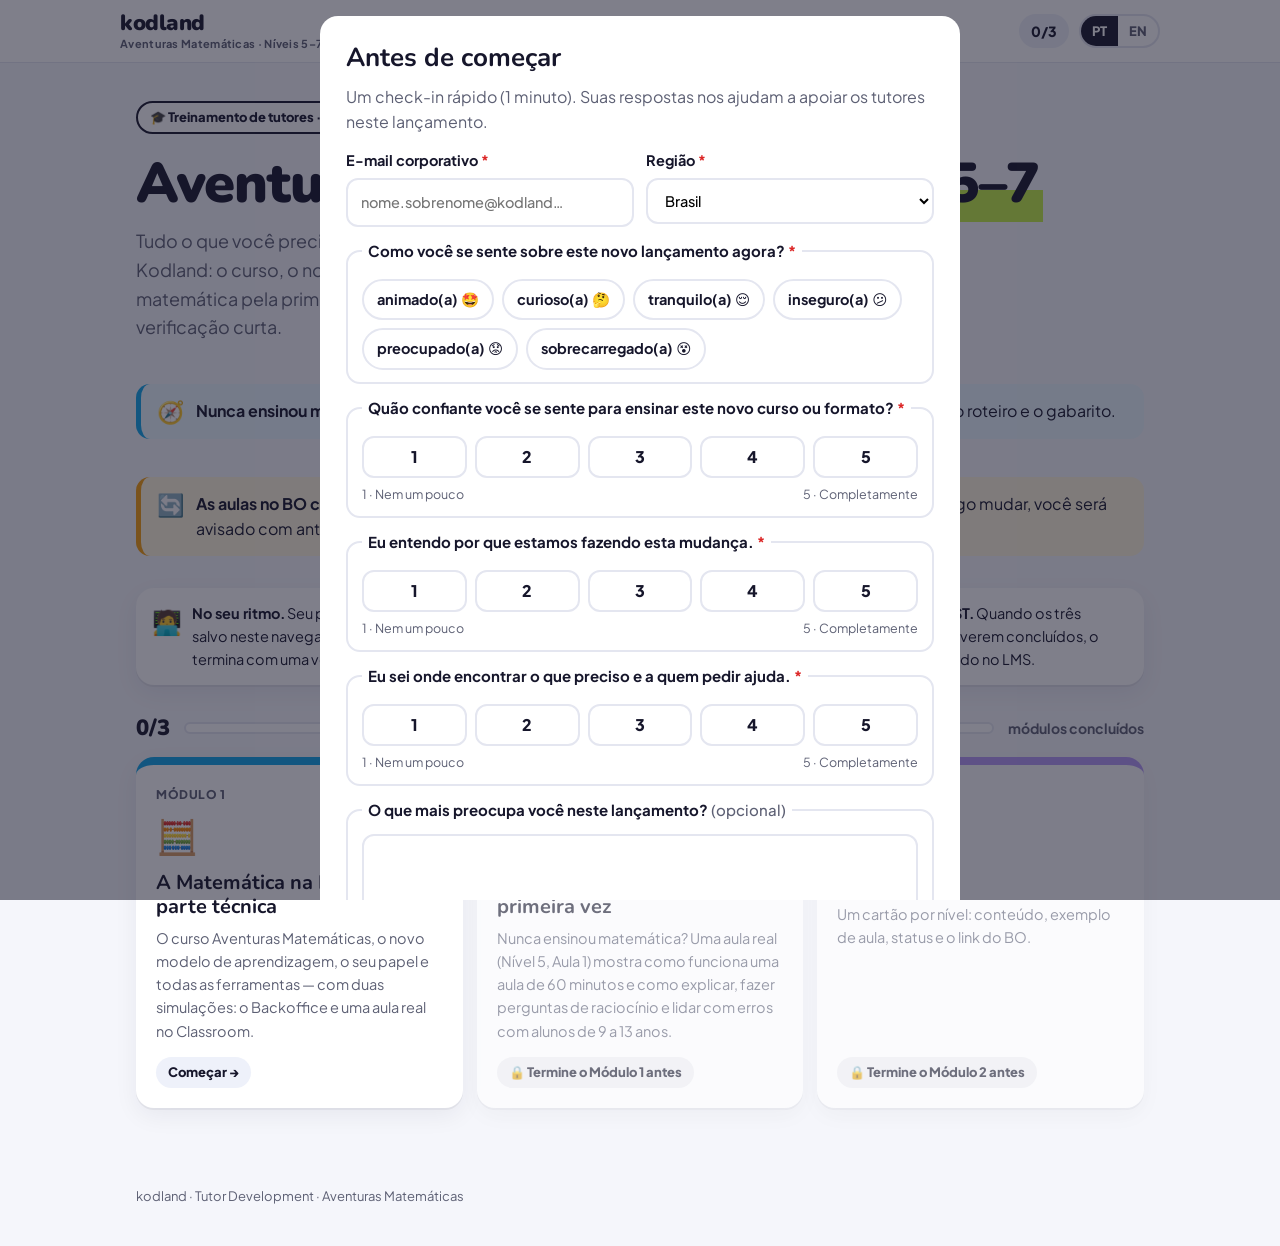
<file: index.html>
<!doctype html>
<html lang="pt">
<head>
<meta charset="utf-8">
<meta name="viewport" content="width=device-width, initial-scale=1">
<title>Math Adventures Levels 5–7 · Tutor training</title>
<script>
/* Language: ?lang=pt (default) or ?lang=en loads assets/content-<lang>.js */
(function(){
  var m = /[?&]lang=([a-z]{2})/.exec(location.search);
  var lang = m && ['pt','en'].indexOf(m[1]) >= 0 ? m[1] : 'pt';
  window.COURSE_LANGS = [['pt','PT'],['en','EN']];
  document.write('<script src="assets/content-' + lang + '.js"><\/script>');
})();
</script>
<script>
if (!window.COURSE){ /* the language file is missing or broken: fall back to Portuguese */
  document.write('<script src="assets/content-pt.js"><\/script>');
}
</script>
<link rel="preconnect" href="https://fonts.googleapis.com">
<link rel="preconnect" href="https://fonts.gstatic.com" crossorigin>
<link href="https://fonts.googleapis.com/css2?family=Nunito:wght@700;800;900&family=Plus+Jakarta+Sans:wght@400;500;600;700;800&display=swap" rel="stylesheet">
<link rel="stylesheet" href="assets/course.css">
<script src="shared/td-gate.js" defer></script>
</head>
<body>
<nav class="nav" id="nav"></nav>
<main id="view"></main>
<div class="ovl" id="modal"></div>
<div class="ovl survey-ovl" id="startSurvey"></div>
<canvas id="confetti"></canvas>
<footer class="foot"><span id="footTxt"></span><button id="devLink" type="button">🛠 Developer</button></footer>
<script src="assets/engine.js"></script>
<script src="shared/td-time.js"></script>
</body>
</html>
</file>
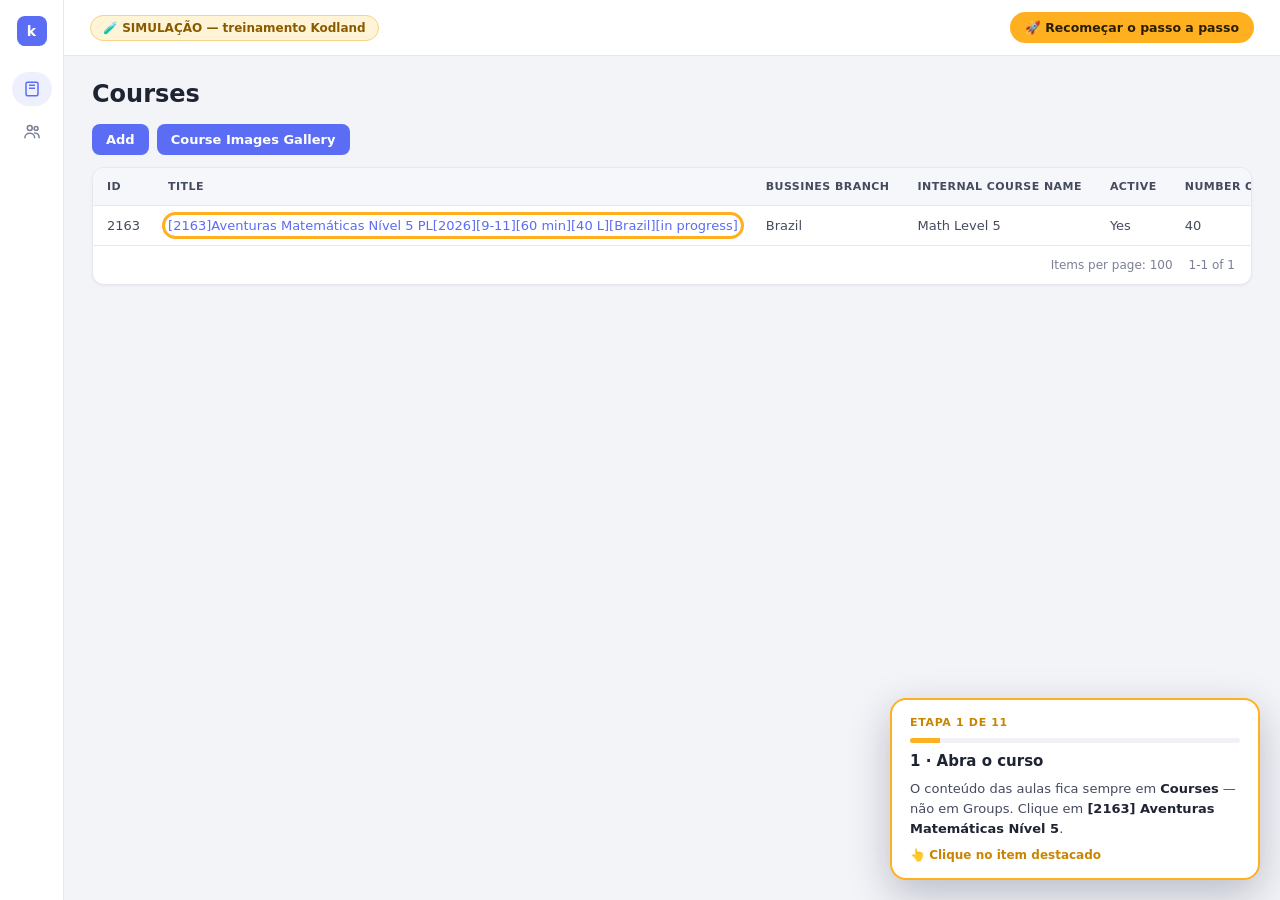
<file: sims/bo/bo.html>
<!DOCTYPE html>
<html lang="pt-BR">
<head>
<meta charset="UTF-8">
<meta name="viewport" content="width=device-width, initial-scale=1.0">
<title>Backoffice</title>
<script>
/* Language: ?lang=pt|en loads assets/content-xx.js (default: Portuguese) */
(function(){ var m = /[?&]lang=([a-z]{2})/.exec(location.search); window.LANG = m ? m[1] : 'pt';
  document.write('<script src="assets/content-' + LANG + '.js"><\/script>'); })();
</script>
<script>if (!window.CONTENT){ window.LANG = 'pt'; document.write('<script src="assets/content-pt.js"><\/script>'); }</script>
<style>
:root{
  --bg:#F3F4F8; --side:#FFFFFF; --card:#FFFFFF; --soft:#F6F7FB; --line:#E6E8F0; --line2:#D9DCE8;
  --text:#1F2433; --text2:#454B5E; --muted:#7B8094; --accent:#5B6CF5; --accent-d:#4655DE; --accent-bg:#EEF0FE;
  --green:#22A55B; --green-bg:#E6F7EC; --red:#E5484D; --yellow-bg:#FFF4D6; --orange:#E39A2D;
  --hl:#FFB020; --r:12px;
}
*{box-sizing:border-box;margin:0;padding:0}
body{background:var(--bg);color:var(--text);font-family:Inter,'Segoe UI',system-ui,sans-serif;font-size:14px;min-height:100vh}
button{font-family:inherit;cursor:pointer}
a{color:var(--accent);cursor:pointer;text-decoration:none}
a:hover{text-decoration:underline}
.app{display:flex;min-height:100vh}
.side{width:64px;background:var(--side);border-right:1px solid var(--line);display:flex;flex-direction:column;align-items:center;padding:16px 0;position:sticky;top:0;height:100vh;flex-shrink:0}
.logo{width:30px;height:30px;border-radius:8px;background:var(--accent);color:#fff;font-weight:800;display:flex;align-items:center;justify-content:center;margin-bottom:26px}
.sico{width:40px;height:34px;border:0;background:transparent;color:var(--muted);border-radius:999px;display:flex;align-items:center;justify-content:center;margin-bottom:8px}
.sico:hover{background:var(--soft);color:var(--text)}
.sico.on{background:var(--accent-bg);color:var(--accent)}
.main{flex:1;min-width:0;display:flex;flex-direction:column}
.top{display:flex;align-items:center;justify-content:space-between;gap:10px;padding:12px 26px;border-bottom:1px solid var(--line);background:#fff}
.badge{background:#FFF4D6;color:#8A5A00;border:1px solid #F3D48A;font-weight:700;font-size:12px;padding:5px 12px;border-radius:999px}
.tbtn{background:var(--hl);color:#2a1d00;border:0;border-radius:999px;padding:8px 15px;font-weight:800;font-size:12.5px}
.content{padding:24px 28px 120px}
h1.pt{font-size:24px;font-weight:600;margin-bottom:16px}
.btns{display:flex;gap:8px;margin-bottom:12px}
.b{border:0;border-radius:8px;padding:8px 14px;font-weight:600;font-size:13px;background:var(--accent);color:#fff}
.b.ghost{background:#fff;color:var(--text2);border:1px solid var(--line2)}
.box{background:var(--card);border:1px solid var(--line);border-radius:var(--r);box-shadow:0 1px 3px rgba(20,24,60,.05);overflow:hidden;margin-bottom:16px}
table{width:100%;border-collapse:collapse}
th{text-align:left;font-size:11px;letter-spacing:.04em;text-transform:uppercase;color:var(--text2);font-weight:600;padding:12px 14px;background:var(--soft);white-space:nowrap}
td{padding:12px 14px;border-top:1px solid var(--line);font-size:13px;color:var(--text2);white-space:nowrap}
.foot{display:flex;justify-content:flex-end;gap:16px;padding:12px 16px;font-size:12px;color:var(--muted);border-top:1px solid var(--line)}
.empty td{text-align:center;color:var(--muted);font-style:italic;padding:22px;white-space:normal}
.ok{color:var(--green);font-weight:700}.no{color:var(--red);font-weight:700}
.back{display:inline-flex;align-items:center;gap:6px;color:var(--text2);font-weight:600;font-size:13px;margin-bottom:14px}
.chead{display:flex;justify-content:space-between;gap:20px;padding:20px 22px}
.chead h2{font-size:17px;font-weight:600;margin-bottom:10px}
.pills{display:flex;gap:10px;margin-bottom:12px}
.pill{display:inline-block;min-width:150px;text-align:center;padding:3px 14px;border-radius:999px;font-size:11.5px;font-weight:600}
.pill.g{background:#DDF6E4;color:#1E8E4A}.pill.y{background:#FFF0CC;color:#B07A00}
.fld{display:flex;align-items:center;gap:8px;padding:3px 0;font-size:13px;color:var(--text2)}
.fld b{color:var(--text);font-weight:600}
.cimg{width:170px;height:120px;border-radius:12px;background:linear-gradient(135deg,#E8F7C9,#FBD4F0);display:flex;align-items:center;justify-content:center;font-size:52px;flex-shrink:0}
.tabs{display:flex;gap:8px;margin:6px 0 12px}
.tab{border:0;background:transparent;color:var(--text2);font-weight:600;font-size:13px;padding:8px 14px;border-radius:8px;display:flex;gap:6px;align-items:center}
.tab.on{background:var(--accent);color:#fff}
.sel{display:inline-flex;flex-direction:column;border:1px solid var(--accent);border-radius:8px;padding:4px 12px 7px;min-width:320px;background:#fff;margin-bottom:14px}
.sel small{font-size:10.5px;color:var(--accent)}
.sel span{font-size:13px;display:flex;justify-content:space-between;gap:20px}
.bh{padding:14px 16px 4px;font-size:14px;font-weight:600}
.bhb{padding:4px 16px 10px}
/* lesson card editor */
.ed{background:#fff;border:1px solid var(--line);border-radius:var(--r);overflow:hidden}
.edtop{display:flex;align-items:center;justify-content:space-between;gap:12px;padding:10px 16px;border-bottom:1px solid var(--line)}
.edtop .t{font-weight:600}
.edc{display:flex;align-items:center;gap:12px}
.arr{width:30px;height:30px;border:1px solid var(--line2);border-radius:8px;background:#fff;display:flex;align-items:center;justify-content:center}
.pv{display:flex;align-items:center;gap:8px;color:var(--muted);font-size:13px;padding:4px 8px;border-radius:8px}
.sw{width:32px;height:18px;border-radius:999px;background:#C9CDDA;position:relative;transition:.2s}
.sw::after{content:'';position:absolute;top:2px;left:2px;width:14px;height:14px;border-radius:50%;background:#fff;transition:.2s}
.sw.on{background:var(--accent)}.sw.on::after{left:16px}
.edbody{max-height:620px;overflow-y:auto;padding:22px 0 30px}
.page{max-width:600px;margin:0 auto;padding:0 16px}
.page img.ban{width:100%;border-radius:12px;display:block;margin-bottom:16px}
.page h1{font-size:28px;font-weight:800;margin:6px 0 12px;font-family:'Archivo Black',Inter,sans-serif}
.page h3{font-size:18px;font-weight:800;margin:16px 0 8px}
.page h4{font-size:15px;font-weight:800;margin:6px 0 12px}
.page p,.page li{font-size:14px;line-height:1.6;color:var(--text2)}
.page ol,.page ul{margin:4px 0 8px 22px}
.mc{display:flex;gap:16px;align-items:center;margin:10px 0}
.mc img{width:46%;border-radius:12px;background:#FDECEC;padding:10px}
.spo{border:1px solid var(--line2);border-radius:10px;padding:10px 14px;margin:8px 0;font-weight:600;font-size:13.5px;color:var(--text)}
.spo::before{content:'▸ ';color:var(--muted)}
.tn{border:1.5px dashed #E8B24A;background:#FFFCF4;border-radius:12px;padding:14px 18px;margin:14px 0}
.tn .l{color:#C98500;font-size:12px;font-weight:600;margin-bottom:8px}
.tn p{margin-bottom:8px}
.tn h2{font-size:18px;font-weight:800;margin:4px 0 10px;color:var(--text)}
.tn details{border:1px solid #F1DDB0;border-radius:8px;padding:8px 12px;margin:8px 0;background:#fff}
.tn summary{cursor:pointer;font-weight:700;font-size:13.5px}
.tn table td,.tn table th{white-space:normal;font-size:12.5px;padding:7px 8px}
.slide{border:1px solid var(--line2);border-radius:10px;margin:10px 0;background:#fff}
.slide>summary{padding:10px 14px;font-weight:700;cursor:pointer}
.slide>div{padding:0 12px 10px}
.prev .tn,.prev .slide{display:none}
/* tour */
.hl{outline:3px solid var(--hl)!important;outline-offset:3px;border-radius:10px;animation:pulse 1.3s infinite;position:relative;z-index:5}
@keyframes pulse{0%,100%{outline-color:#FFB020}50%{outline-color:#FFE29A}}
.tour{position:fixed;right:20px;bottom:20px;width:min(370px,92vw);background:#fff;border:2px solid var(--hl);border-radius:16px;padding:16px 18px;box-shadow:0 14px 40px rgba(20,24,60,.25);z-index:999;display:none;flex-direction:column;gap:9px}
.tour .st{font-size:11px;font-weight:800;letter-spacing:.06em;text-transform:uppercase;color:#C98500}
.tour .bar{height:5px;background:#F1F2F7;border-radius:999px;overflow:hidden}.tour .bar i{display:block;height:100%;background:var(--hl);transition:width .3s}
.tour .tt{font-size:15px;font-weight:800}
.tour .bd{font-size:13px;line-height:1.55;color:var(--text2)}
.tour .bd b{color:var(--text)}
.tour .ac{display:flex;justify-content:space-between;align-items:center}
.tour .hint{font-size:12px;color:#C98500;font-weight:700}
.tour .nx{background:var(--text);color:#fff;border:0;border-radius:8px;padding:9px 16px;font-weight:700}
.toast{position:fixed;top:16px;left:50%;transform:translateX(-50%);background:var(--text);color:#fff;padding:10px 18px;border-radius:10px;font-size:13px;z-index:1000;max-width:90vw}
.done{position:fixed;inset:0;background:rgba(15,18,34,.6);display:flex;align-items:center;justify-content:center;z-index:2000;padding:16px}
.done>div{background:#fff;border-radius:20px;max-width:520px;padding:28px;text-align:center;border-top:8px solid var(--green)}
.done h2{margin:10px 0 8px}.done p{color:var(--text2);line-height:1.6;margin:6px 0}
.done .row{display:flex;gap:10px;justify-content:center;margin-top:16px;flex-wrap:wrap}
@media(max-width:800px){.content{padding:16px}.chead{flex-direction:column}.cimg{display:none}}
</style>
</head>
<body>
<div class="app">
  <aside class="side">
    <div class="logo">k</div>
    <button class="sico" data-page="courses" title="Courses"></button>
    <button class="sico" data-page="groups" title="Groups"></button>
  </aside>
  <div class="main">
    <header class="top"><span class="badge" id="badge"></span><button class="tbtn" id="tourBtn"></button></header>
    <main class="content" id="content"></main>
  </div>
</div>
<div class="tour" id="tour"><span class="st" id="tSt"></span><div class="bar"><i id="tBar"></i></div><div class="tt" id="tTt"></div><div class="bd" id="tBd"></div><div class="ac"><span class="hint" id="tHint"></span><button class="nx" id="tNx"></button></div></div>
<script>
'use strict';
const C = CONTENT, U = C.ui, L = C.lesson;
document.documentElement.lang = C.lang === 'pt' ? 'pt-BR' : 'en';
document.title = U.pageTitle;
const $ = (s, r = document) => r.querySelector(s), $$ = (s, r = document) => [...r.querySelectorAll(s)];
const I = {
  book:'<svg width="18" height="18" viewBox="0 0 24 24" fill="none" stroke="currentColor" stroke-width="2"><rect x="4" y="3" width="16" height="18" rx="2"/><path d="M8 7h8M8 11h8"/></svg>',
  users:'<svg width="18" height="18" viewBox="0 0 24 24" fill="none" stroke="currentColor" stroke-width="2" stroke-linecap="round"><circle cx="9" cy="8" r="3.3"/><path d="M2.5 21c0-3.5 3-6 6.5-6s6.5 2.5 6.5 6"/><circle cx="17.5" cy="8.5" r="2.6"/><path d="M15.5 14.6c3 .1 6 2.2 6 6.4"/></svg>',
  back:'<svg width="15" height="15" viewBox="0 0 24 24" fill="none" stroke="currentColor" stroke-width="2.4" stroke-linecap="round"><path d="M15 18l-6-6 6-6"/></svg>',
  next:'<svg width="15" height="15" viewBox="0 0 24 24" fill="none" stroke="currentColor" stroke-width="2.4" stroke-linecap="round"><path d="M9 18l6-6-6-6"/></svg>'
};
$('[data-page="courses"]').innerHTML = I.book; $('[data-page="groups"]').innerHTML = I.users;
$('#badge').textContent = U.badge; $('#tourBtn').textContent = U.tourBtn;

/* ---------- demo data (from the real course 2163) ---------- */
const COURSE = '[2163]Aventuras Matemáticas Nível 5 PL[2026][9-11][60 min][40 L][Brazil][in progress]';
const LESSON1 = '1. Ponto, reta, semirreta e segmentos de reta.';
// [number, id, title, theory, project, add, final, maxScore]
const IN_CLASS = [
  [10,215276,'Boas-vindas!',1,0,0,0,0],[11,215277,'Bem-vindo à aula!',1,0,0,0,0],[14,215278,'Atividade de apresentação',1,0,0,0,0],
  [15,215279,'Escritório de arquitetura',0,0,0,0,18],[16,215280,'Pontos',0,0,0,0,18],[17,215281,'Segmento de reta',0,0,0,0,18],
  [18,215282,'Oficina de geometria',0,1,0,0,18],[19,215283,'Atividade Extra',0,0,1,0,0],[20,215284,'Indo para a Atividade Individual!',1,0,0,0,0],
  [21,215285,'Atividade Individual!',0,0,0,0,18],[22,215286,'Avaliação da aula',1,0,0,0,0],[23,215287,'Como você está se sentindo depois da aula?',1,0,0,0,0],
  [24,215288,'Lição de casa',1,0,0,0,0]
];
const HOMEWORK = [[1,215289,'Lição de casa',0,0,0,0,6]];

let state = { page:'courses', tab:'lessons', preview:false };
function go(p){ state.page = p; render(); fire('go-' + p); }
function tab(t){ state.tab = t; render(); fire('tab-' + t); }
function openCourse(){ state.page = 'course'; state.tab = 'lessons'; render(); fire('open-course'); }
function openLesson(){ state.page = 'lesson'; state.preview = false; render(); fire('open-lesson'); }
function togglePreview(){ state.preview = !state.preview; render(); fire('toggle-preview'); }
function toast(m){ const t = document.createElement('div'); t.className = 'toast'; t.textContent = m; document.body.appendChild(t); setTimeout(() => t.remove(), 3500); }
function sim(label){ toast(U.toastSim.replace('{label}', label)); }

function render(){
  $$('.sico').forEach(b => b.classList.toggle('on', b.dataset.page === state.page || (state.page !== 'groups' && b.dataset.page === 'courses')));
  const c = $('#content');
  c.innerHTML = state.page === 'groups' ? rGroups() : state.page === 'course' ? rCourse() : state.page === 'lesson' ? rLesson() : rCourses();
  highlight();
}
function rCourses(){
  return `<h1 class="pt">${U.courses}</h1>
  <div class="btns"><button class="b" onclick="sim('Add')">Add</button><button class="b" onclick="sim('Course Images Gallery')">Course Images Gallery</button></div>
  <div class="box"><table><thead><tr><th>ID</th><th>Title</th><th>Bussines branch</th><th>Internal course name</th><th>Active</th><th>Number of lessons</th><th>Change date</th></tr></thead>
  <tbody><tr><td>2163</td><td><a id="courseLink" onclick="openCourse()">${COURSE}</a></td><td>Brazil</td><td>Math Level 5</td><td>Yes</td><td>40</td><td>13:54 03.11.2026</td></tr></tbody></table>
  <div class="foot"><span>Items per page: 100</span><span>1-1 of 1</span></div></div>`;
}
function rCourse(){
  return `<a class="back" onclick="go('courses')">${I.back} ${U.backCourses}</a>
  <div class="box" id="courseHead"><div class="chead"><div>
    <h2>${COURSE}</h2>
    <div class="pills"><span class="pill g">Active</span><span class="pill y">math</span></div>
    <div class="fld">Business branch: <b>Brazil</b></div><div class="fld">Language: <b>Portuguese</b></div><div class="fld">Course type: <b>Paid courses</b></div>
    <div class="fld">Number of lessons: <b>40</b></div><div class="fld">Number of modules: <b>5</b></div><div class="fld">Course group: <b>Math lvl4-5</b></div>
    <div class="fld">Course set: <b>–</b></div><div class="fld">Excluded from overbooking: <b>No</b></div><div class="fld">Certificate: <a>TR_Math_Adventures_Level5_Noplace</a></div>
  </div><div class="cimg">🧮</div></div></div>
  <div class="tabs"><button class="tab ${state.tab === 'lessons' ? 'on' : ''}" id="tabLessons" onclick="tab('lessons')">▤ Lessons</button><button class="tab ${state.tab === 'assignments' ? 'on' : ''}" id="tabAssign" onclick="tab('assignments')">▥ Assignments</button></div>
  ${state.tab === 'assignments' ? rAssign() : rLessons()}`;
}
function rLessons(){
  return `<div class="box" id="lessonsBox"><table><thead><tr><th>Nº</th><th>Title</th><th>Module</th><th></th></tr></thead><tbody>
    <tr><td>1</td><td>${LESSON1}</td><td>1</td><td><a onclick="tab('assignments')">${U.viewAssignments}</a></td></tr>
    <tr class="empty"><td colspan="4">${U.moreLessons}</td></tr></tbody></table></div>`;
}
function rows(list, link){
  return list.map(r => `<tr><td>⠿ ${r[0]}</td><td>${r[1]}</td><td><a ${link && r[0] === 10 ? 'id="firstCard"' : ''} onclick="openLesson()">${r[2]}</a></td><td>INTERACTIVE</td>
    ${[3,4,5,6].map(k => r[k] ? '<td class="ok">✓</td>' : '<td class="no">✕</td>').join('')}<td>${r[7]}</td><td>10/14/2026</td></tr>`).join('');
}
const HEAD = `<thead><tr><th>Number</th><th>ID</th><th>Assignment title</th><th>Assignment type</th><th>Theory</th><th>Project</th><th>Add.</th><th>Final</th><th>Max. score</th><th>Change date</th></tr></thead>`;
function rAssign(){
  return `<div class="sel" id="lessonSel"><small>Lesson</small><span>${LESSON1} <span>⌄</span></span></div>
  <div class="box" id="inClass"><div class="bh">In-class assignments</div><div class="bhb"><button class="b" onclick="sim('Add')">Add</button></div>
    <table>${HEAD}<tbody>${rows(IN_CLASS, true)}</tbody></table></div>
  <div class="box" id="homework"><div class="bh">Homework assignments</div><table>${HEAD}<tbody>${rows(HOMEWORK)}</tbody></table></div>
  <div class="box" id="guides"><div class="bh">Study guides</div><table><thead><tr><th>ID</th><th>Title</th></tr></thead><tbody><tr class="empty"><td colspan="2">No data available</td></tr></tbody></table></div>`;
}
function rLesson(){
  return `<a class="back" onclick="tab('assignments');state.page='course';render()">${I.back} ${U.backAssign}</a>
  <div class="ed ${state.preview ? 'prev' : ''}">
    <div class="edtop"><span class="t">Boas-vindas!</span>
      <div class="edc"><button class="arr" onclick="sim('←')">${I.back}</button><span style="color:var(--muted)">1 of 14</span><button class="arr" onclick="sim('→')">${I.next}</button>
      <span class="pv" id="previewBtn" onclick="togglePreview()">Preview <i class="sw ${state.preview ? 'on' : ''}"></i></span></div>
      <button class="b" onclick="sim('Save')">Save</button></div>
    <div class="edbody"><div class="page">${L.card}</div></div>
  </div>`;
}
function rGroups(){
  return `<h1 class="pt">Groups</h1><div class="box"><table><thead><tr><th>ID</th><th>Title</th><th>Tutor</th><th>Current course</th><th>Next lesson</th></tr></thead>
  <tbody><tr><td>90211</td><td><a onclick="sim('${U.groupRow}')">BR_MATH5_ANA</a></td><td>${U.tutorName}</td><td>${COURSE}</td><td>${U.nextLesson}</td></tr></tbody></table></div>
  <p style="color:var(--muted);font-size:13px">${U.groupsNote}</p>`;
}

/* ---------- guided walkthrough ---------- */
// sel = what is highlighted · wait = the action that moves on (otherwise a Next button)
const STEPS = [
  { page:'courses', sel:'#courseLink', wait:'open-course' },
  { page:'course', tab:'lessons', sel:'#courseHead' },
  { page:'course', tab:'lessons', sel:'#tabAssign', wait:'tab-assignments' },
  { page:'course', tab:'assignments', sel:'#lessonSel' },
  { page:'course', tab:'assignments', sel:'#inClass' },
  { page:'course', tab:'assignments', sel:'#homework' },
  { page:'course', tab:'assignments', sel:'#guides' },
  { page:'course', tab:'assignments', sel:'#firstCard', wait:'open-lesson' },
  { page:'lesson', sel:'#lessonNotes' },
  { page:'lesson', sel:'#previewBtn', wait:'toggle-preview' },
  { page:'lesson', sel:'.edbody' }
];
let step = -1;
function startTour(){ step = 0; enter(); }
function enter(){
  const s = STEPS[step]; state.page = s.page; if (s.tab) state.tab = s.tab; render();
  const t = C.steps[step];
  $('#tour').style.display = 'flex';
  $('#tSt').textContent = U.stepOf.replace('{n}', step + 1).replace('{total}', STEPS.length);
  $('#tBar').style.width = Math.round((step + 1) / STEPS.length * 100) + '%';
  $('#tTt').innerHTML = t.title; $('#tBd').innerHTML = t.body;
  $('#tNx').style.display = s.wait ? 'none' : 'inline-block';
  $('#tHint').textContent = s.wait ? U.clickHint : '';
  $('#tNx').textContent = step === STEPS.length - 1 ? U.finish : U.next;
}
function next(){ step++; if (step >= STEPS.length) return finish(); enter(); }
function fire(a){ if (step < 0 || step >= STEPS.length) return; if (STEPS[step].wait === a) setTimeout(next, 300); }
function highlight(){
  $$('.hl').forEach(e => e.classList.remove('hl'));
  if (step < 0 || step >= STEPS.length) return;
  const el = $(STEPS[step].sel); if (el){ el.classList.add('hl'); el.scrollIntoView({ behavior:'smooth', block:'center' }); }
}
document.addEventListener('click', e => {
  if (step < 0 || step >= STEPS.length) return;
  if (e.target.closest('.tour, .hl, #tourBtn')) return;
  e.preventDefault(); e.stopPropagation(); toast(U.blocked);
}, true);
function finish(){
  step = STEPS.length; $('#tour').style.display = 'none'; highlight();
  const msg = { type:'em-sim-done', sim:'boSim' };
  try { parent.postMessage(msg, '*'); } catch(e){} try { if (window.opener) window.opener.postMessage(msg, '*'); } catch(e){}
  const o = document.createElement('div'); o.className = 'done';
  o.innerHTML = `<div><div style="font-size:50px">🎉</div><h2>${C.done.title}</h2><p>${C.done.body}</p><p style="background:#FFF4D6;border-radius:10px;padding:10px 12px">${C.done.next}</p>
    <div class="row"><button class="b ghost" id="dStay">${C.done.stay}</button><button class="b" id="dAgain">${C.done.again}</button></div></div>`;
  document.body.appendChild(o);
  $('#dStay').onclick = () => o.remove();
  $('#dAgain').onclick = () => { o.remove(); startTour(); };
}
$('#tNx').onclick = next;
$('#tourBtn').onclick = startTour;
$$('.sico').forEach(b => b.onclick = () => go(b.dataset.page));
render(); startTour();
</script>
</body>
</html>
</file>
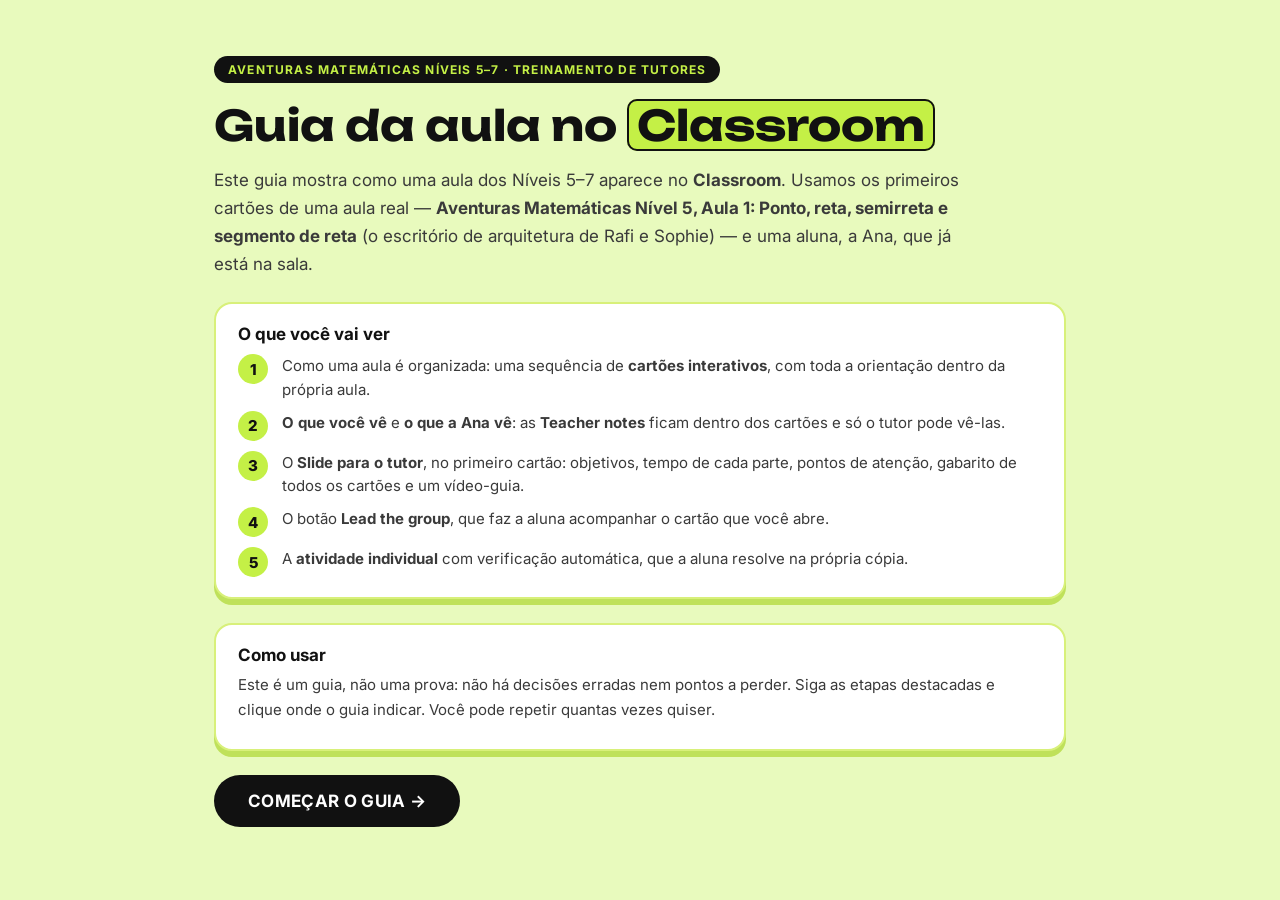
<file: sims/classroom/classroom.html>
<!doctype html>
<html lang="en">
<head>
<meta charset="utf-8">
<meta name="viewport" content="width=device-width, initial-scale=1">
<title>EM Lesson Guide</title>
<script>
/* Language: ?lang=xx loads assets/content-xx.js (pt or en; falls back to Portuguese) */
(function(){ var m = /[?&]lang=([a-z]{2}(?:-[A-Za-z]{2})?)/.exec(location.search); window.LANG = m ? m[1] : 'pt';
  document.write('<script src="assets/content-' + LANG + '.js"><\/script>'); })();
</script>
<script>if (!window.CONTENT && LANG !== 'pt'){
  /* The requested language file is missing or has an error: show Turkish, and say so (useful while checking a translation) */
  document.addEventListener('DOMContentLoaded', function(){ var b = document.createElement('div');
    b.style.cssText = 'position:fixed;left:0;right:0;bottom:0;z-index:99999;background:#E5484D;color:#fff;font:600 14px/1.4 system-ui,sans-serif;padding:10px 16px;text-align:center';
    b.textContent = '⚠ assets/content-' + LANG + '.js could not be loaded (missing file or an error inside it). Showing Portuguese instead.'; document.body.appendChild(b); });
  window.LANG = 'pt'; document.write('<script src="assets/content-pt.js"><\/script>'); }</script>
<link rel="preconnect" href="https://fonts.googleapis.com">
<link href="https://fonts.googleapis.com/css2?family=Inter:wght@400;500;600;700&family=Unbounded:wght@600;700;800&display=swap" rel="stylesheet">
<style>
:root{
  --bg:#2b3144; --head:#363d55; --tile:#393f5a; --tile-b:#424a66; --box:#2e3448;
  --lime:#D3FF5F; --blue:#5b8cff; --lbl:#1d2131; --red:#ff4d5e; --txt:#e8eaf1; --muted:#a3a9bd;
  --btn:#3c4360; --btn-on:#4b5377; --kl:#2a2e3d; --kl-head:#383d55;
  --coach:#498BFF;
}
*{box-sizing:border-box}
html,body{margin:0;height:100%;background:var(--bg);color:var(--txt);font-family:Inter,system-ui,Segoe UI,Arial,sans-serif;overflow:hidden}
button{font-family:inherit;color:inherit;border:0;background:none;cursor:pointer}
svg{display:block}

/* ---------- Classroom header ---------- */
.cr-head{height:56px;background:var(--head);display:flex;align-items:center;padding:0 18px;gap:12px;position:relative}
.cr-head .back{width:34px;height:34px;border-radius:10px;display:grid;place-items:center}
.cr-head .back:hover{background:#4a5274}
.cr-head b{font-size:15px;font-weight:700}
.cr-head .muted{color:var(--muted);font-size:13px}
.hdr-btn{margin-left:auto;background:#262b3c;border:1px solid #545d80;border-radius:999px;padding:6px 14px;font-size:13px;font-weight:600}
.hdr-btn:hover{background:#3a4160}
.hdr-btn+.leave{margin-left:18px}
.leave{margin-left:auto;color:var(--red);font-size:13px;display:flex;align-items:center;gap:6px}
.hud{position:absolute;left:50%;transform:translateX(-50%);display:flex;gap:8px;align-items:center}
.hud-chip{background:#262b3c;border:1px solid #545d80;border-radius:999px;padding:5px 12px;font-size:13px;font-weight:600;display:flex;align-items:center;gap:6px}
.hud-chip.mode{background:var(--coach);color:#fff;border-color:var(--coach)}
.heart{font-size:14px;transition:.3s}
.heart.lost{filter:grayscale(1);opacity:.35}
.heart.breaking{animation:heartBreak .8s ease}
@keyframes heartBreak{0%{transform:scale(1)}30%{transform:scale(1.6)}60%{transform:scale(.6) rotate(-20deg)}100%{transform:scale(1)}}
.dia-pop{animation:diaPop .9s ease}
@keyframes diaPop{0%{transform:scale(1)}40%{transform:scale(1.5)}100%{transform:scale(1)}}

/* ---------- Console ---------- */
.console{height:calc(100vh - 56px);padding:16px 14px;display:grid;grid-template-columns:1fr 1fr;grid-template-rows:1fr 1fr;gap:14px}
.room-box{border:1px solid var(--tile-b);border-radius:14px;padding:4px;background:var(--box);position:relative;min-height:0}
.room-box.joined{cursor:pointer}
.room-box.joined:hover{border-color:#6d7799}
.room-inner{height:100%;border-radius:11px;background:var(--tile);position:relative;display:flex;align-items:center;justify-content:center;overflow:hidden}
.room-box.joined .room-inner{background:var(--box);align-items:flex-start;justify-content:flex-start}
.tag{position:absolute;top:8px;left:8px;background:var(--lbl);font-size:12px;font-weight:700;padding:4px 10px;border-radius:7px;z-index:2;display:flex;align-items:center;gap:6px}
.tag .dot{width:7px;height:7px;border-radius:50%;background:var(--lime);box-shadow:0 0 6px var(--lime)}
.av{width:60px;height:60px;border-radius:50%;background:var(--blue);display:grid;place-items:center;font-size:22px;color:#24305a;font-weight:500}
.lbl{position:absolute;left:8px;bottom:8px;background:var(--lbl);font-size:12px;padding:5px 10px;border-radius:5px;display:flex;align-items:center;gap:6px;white-space:nowrap;z-index:2}
.bars{display:flex;align-items:flex-end;gap:1.5px;height:11px}
.bars i{width:2.5px;background:#3fd16b;border-radius:1px}
.bars i:nth-child(1){height:4px}.bars i:nth-child(2){height:6px}.bars i:nth-child(3){height:9px}.bars i:nth-child(4){height:11px}
.minis{display:flex;gap:4px;padding:0}
.mini{position:relative;border-radius:9px;background:var(--tile);overflow:hidden;display:flex;align-items:center;justify-content:center}
.mini img{width:100%;height:100%;object-fit:cover}
.console .mini{width:242px;height:148px}
.console .mini .av{width:60px;height:60px}
.console .minis{padding:0}
.side .mini{width:78px;height:64px}
.side .mini .av{width:30px;height:30px;font-size:13px}
.side .mini .lbl{font-size:10px;padding:2px 5px;left:3px;bottom:3px;max-width:70px;overflow:hidden}
.side .room-box.joined .room-inner{padding:2px}
.side .room-box.joined .tag{top:6px;left:6px}

/* ---------- Room layout ---------- */
.room-layout{height:calc(100vh - 56px);display:flex;gap:14px;padding:16px 14px}
.side{width:262px;flex:0 0 262px;display:flex;flex-direction:column;gap:14px}
.side .room-box{flex:1}
.side .av{width:60px;height:60px}
.frame{flex:1;min-width:0;border:2px solid var(--lime);border-radius:14px;padding:6px;display:flex;flex-direction:column;position:relative;background:var(--bg)}
.frame-tag{top:12px;left:12px}
.stage{flex:1;min-height:0;display:flex;flex-direction:column;gap:4px}
.vt{position:relative;background:var(--tile);border-radius:10px;overflow:hidden;display:flex;align-items:center;justify-content:center;flex:1;min-height:0;transition:box-shadow .2s}
.vt.student img{height:100%;width:auto;max-width:100%;object-fit:cover;aspect-ratio:16/9}
.vt .dots{position:absolute;top:8px;right:8px;width:28px;height:26px;border-radius:6px;background:var(--lbl);font-size:14px;line-height:1}
.vt.speaking{box-shadow:inset 0 0 0 3px #3fd16b}
.follow-badge{position:absolute;top:8px;left:8px;background:#fff;color:#1d2131;font-size:11px;font-weight:600;border-radius:999px;padding:4px 10px;display:flex;gap:5px;align-items:center;z-index:3;animation:fadeIn .4s}
.stage.tasks{flex-direction:row;gap:14px}
.kl{flex:1;min-width:0;background:var(--kl);border-radius:10px;display:flex;flex-direction:column;overflow:hidden}
.kl-head{height:64px;background:var(--kl-head);display:flex;align-items:center;padding:16px 16px 0;flex:0 0 auto}
.kl-logo{font-family:Unbounded,Inter,sans-serif;font-weight:600;font-size:20px;letter-spacing:-.02em}
.kl-right{margin-left:auto;display:flex;align-items:center;gap:22px;font-size:14px}
.theme{display:flex;align-items:center;gap:6px;color:#7f87a8}
.theme .sw{width:58px;height:30px;border-radius:999px;background:#2a2f40;position:relative}
.theme .sw::after{content:"";position:absolute;width:24px;height:24px;border-radius:50%;background:#7c84b0;top:3px;left:31px}
.lang{border:1px solid #9aa0b5;border-radius:8px;padding:9px 14px;font-size:13px;font-weight:600}
.kl-user{display:flex;align-items:center;gap:10px}
.kl-av{width:32px;height:32px;border-radius:50%;background:radial-gradient(circle at 50% 40%,#c9d4ff,#6c79c9);border:2px solid #fff}
.kl-body{flex:1;min-height:0;display:flex}
.kl-rail{width:40px;flex:0 0 40px;border-right:1px solid #3d4258;padding-top:10px;display:flex;justify-content:center}
.atom{width:28px;height:28px;border-radius:6px;background:var(--blue);display:grid;place-items:center}
.kl-main{flex:1;min-width:0;display:flex;flex-direction:column}
.kl-title{padding:16px 24px 12px;font-size:15px;font-weight:600}
.task-scroll{flex:1;min-height:0;overflow-y:auto;padding:0 24px;scroll-behavior:smooth}
.task-scroll::-webkit-scrollbar{width:12px}
.task-scroll::-webkit-scrollbar-track{background:#fff;border-radius:2px}
.task-scroll::-webkit-scrollbar-thumb{background:#c1c1c1;border-radius:6px;border:3px solid #fff}
.right-col{width:228px;flex:0 0 228px;border:1px solid #3d4460;border-radius:12px;display:flex;flex-direction:column;justify-content:center;gap:4px;padding:4px}
.right-col .vt{flex:0 0 124px}
.right-col .vt .av{width:58px;height:58px}
.right-col .vt.student img{width:100%;height:100%}
.right-col .lbl{font-size:12px}

/* ---------- Toolbar ---------- */
.tb{height:58px;flex:0 0 58px;display:flex;align-items:center;gap:8px;padding:8px 6px 2px;position:relative}
.tb-l,.tb-c{display:flex;align-items:center;gap:6px;flex-shrink:0}
.tb-btn{white-space:nowrap}
.tb-c{margin:0 auto}
.tb-btn,.tb-ico,.ib,.lead,.nav button{height:40px;border-radius:10px;background:var(--btn);display:flex;align-items:center;gap:8px;font-size:13px;position:relative;transition:background .15s}
.tb-btn{padding:0 14px}
.tb-btn.on{background:var(--btn-on);box-shadow:inset 0 0 0 1px #8a93b8}
.tb-group{display:flex;border-radius:10px;background:var(--btn)}
.tb-group .tb-btn,.tb-group .tb-ico{background:transparent}
.tb-ico{width:42px;justify-content:center}
.tb-group:hover .tb-btn{background:var(--blue);border-radius:10px 0 0 10px}
.tb-group.on{background:var(--btn-on)}
.tb-ico:hover{background:#525b82 !important}
.nav{display:flex;border-radius:10px;background:var(--btn-on);overflow:hidden}
.nav button{width:46px;justify-content:center;background:transparent;border-radius:0}
.nav button:hover{background:#5d6790}
.lead{padding:0 12px 0 14px;cursor:pointer;user-select:none;white-space:nowrap}
.lead .sw{width:34px;height:20px;border-radius:999px;border:2px solid #fff;position:relative;transition:.25s;background:transparent}
.lead .sw::after{content:"";position:absolute;width:12px;height:12px;border-radius:50%;background:#fff;top:2px;left:2px;transition:.25s}
.lead.on .sw{background:var(--blue);border-color:var(--blue)}
.lead.on .sw::after{left:16px}
.lead.flash{animation:leadFlash 1s ease}
@keyframes leadFlash{0%,100%{box-shadow:none}40%{box-shadow:0 0 0 4px rgba(91,140,255,.6)}}
.ib{width:40px;justify-content:center}
.ib:hover{background:#4a5274}
.pair{display:flex;border-radius:10px;background:var(--btn)}
.pair .ib{background:transparent}
.pair .ib+.ib{width:36px;border-left:1px solid #2f3550;border-radius:0 10px 10px 0}
.ib.cnt{width:auto;padding:0 14px;gap:12px}
.end{margin-left:auto;height:40px;border-radius:10px;background:var(--btn);color:var(--red);padding:0 14px;display:flex;align-items:center;gap:8px;font-size:13px}
[data-tip]:hover::after{content:attr(data-tip);position:absolute;top:calc(100% + 4px);left:50%;transform:translateX(-50%);background:#fff;color:#222;font-size:12px;padding:4px 8px;white-space:nowrap;z-index:50;border-radius:2px;box-shadow:0 2px 6px rgba(0,0,0,.3)}

/* ---------- Activity dropdown ---------- */
.dd{position:absolute;left:104px;bottom:62px;width:450px;height:400px;background:#363d55;border:1px solid #9aa0b5;border-radius:8px;z-index:20;overflow:hidden;box-shadow:0 10px 30px rgba(0,0,0,.4)}
.dd-scroll{height:100%;overflow-y:auto;padding:4px}
.dd-item{padding:11px 16px;font-size:14px;border-radius:6px;cursor:pointer;display:flex;justify-content:space-between;align-items:center}
.dd-item:hover{background:#454d6c}
.dd-item.sel{background:#5a6286}

/* ---------- Activity content (kodland dark) ---------- */
.task{max-width:720px;margin:0 auto;padding:6px 0 60px;font-size:15px;line-height:1.65;color:#e4e6ee}
.task h1{font-family:Unbounded,Inter,sans-serif;font-weight:700;font-size:33px;line-height:1.2;margin:22px 0 16px}
.task h2{font-family:Unbounded,Inter,sans-serif;font-weight:700;font-size:23px;margin:26px 0 10px}
.task h3{font-family:Unbounded,Inter,sans-serif;font-weight:700;font-size:19px;margin:20px 0 8px}
.task p{margin:8px 0}
.task ul,.task ol{padding-left:22px;margin:6px 0}
.task li{margin:6px 0}
.task blockquote{border-left:3px solid #8b90a4;margin:16px 0;padding:2px 0 2px 16px;color:#a9aec1}
.banner{width:100%;display:block;border-radius:14px;margin:14px 0}
.media{display:flex;gap:22px;align-items:flex-start;margin:16px 0}
.media-img{flex:0 0 44%;background:#fde9e6;padding:10px;border-radius:16px}
.media.narrow .media-img{flex-basis:25%}
.media-img img{width:100%;display:block;border-radius:10px}
.media-c{flex:1;min-width:0}
.media-c h3{margin-top:4px}
.spoiler{border:1px solid #c5c8d3;border-radius:12px;margin:10px 0;overflow:hidden}
.spoiler summary{list-style:none;padding:12px 16px;font-weight:600;cursor:pointer;display:flex;gap:12px;align-items:center}
.spoiler summary::-webkit-details-marker{display:none}
.spoiler summary::before{content:"▸";font-size:10px;color:#a9aec1;transition:.2s}
.spoiler[open] summary::before{transform:rotate(90deg)}
.spoiler[open] summary{border-bottom:1px solid #c5c8d3}
.sp-body{padding:6px 20px 10px}
.note{background:#353c54;border-left:3px solid var(--blue);border-radius:12px;padding:14px 22px;margin:16px 0}
.note-t{color:#6f97ff;font-size:13px;font-weight:600;text-transform:uppercase;letter-spacing:.03em}
.tnotes{border:1px dashed #a97a26;background:#32333e;border-radius:12px;padding:16px 18px 10px;margin:22px 0}
.tn-label{color:#c98b1e;font-size:13px;margin-bottom:4px}
.tnotes h1{font-size:30px}
.tnotes video{width:100%;border-radius:10px;margin:10px 0;background:#000}
.tn-video{position:relative;width:100%;aspect-ratio:16/9;border-radius:10px;overflow:hidden;margin:10px 0;background:#000}
.tn-video iframe,.tn-video video{position:absolute;inset:0;width:100%;height:100%;border:0}
.quiz label{display:flex;gap:12px;align-items:center;border:1px solid #c5c8d3;border-radius:10px;padding:11px 16px;margin:8px 0;cursor:pointer}
.quiz input{width:18px;height:18px;accent-color:#ec5fa6}
.submit{display:block;margin:12px auto;background:#ec5fa6;color:#fff;border:3px solid #fff;border-radius:10px;padding:8px 16px;font-weight:600}
.sim-note{color:#a9aec1;font-style:italic;border:1px dashed #5c6380;border-radius:10px;padding:12px 16px}
.center-img{display:block;max-width:470px;width:100%;margin:12px auto;border-radius:14px}

/* ---------- Simulator layers (guide, decisions, modals) ---------- */
#spot{position:fixed;border-radius:12px;pointer-events:none;z-index:900;box-shadow:0 0 0 9999px rgba(10,12,22,.55);display:none}
#spot::after{content:"";position:absolute;inset:-4px;border-radius:14px;border:3px solid var(--coach);animation:pulse 1.4s infinite}
@keyframes pulse{0%{box-shadow:0 0 0 0 rgba(73,139,255,.7)}70%{box-shadow:0 0 0 12px rgba(73,139,255,0)}100%{box-shadow:0 0 0 0 rgba(73,139,255,0)}}
#coach{position:fixed;z-index:950;width:350px;background:#fff;color:#1f2433;border-radius:16px;padding:18px 20px 16px;box-shadow:0 18px 50px rgba(0,0,0,.45);display:none;transition:left .3s,top .3s;border-top:6px solid var(--coach)}
#coach .c-step{font-size:11px;font-weight:700;letter-spacing:.08em;text-transform:uppercase;color:#5E7F07}
#coach h4{margin:6px 0 8px;font-size:17px}
#coach p{margin:0;font-size:14px;line-height:1.55;color:#3a4052}
#coach .c-foot{display:flex;justify-content:space-between;align-items:center;margin-top:14px}
#coach .c-hint{font-size:12px;color:#5E7F07;font-weight:600}
#coach.shake{animation:shake .4s}
#coach .c-text{font-size:14px;line-height:1.55;color:#3a4052}
#coach.side{width:264px;max-height:calc(100vh - 80px);overflow-y:auto;transition:none}
#coach.side .c-text{font-size:13.5px}
#coach.wide{width:600px}
#coach .btn-p:disabled{background:#c9cdd8;cursor:not-allowed}
.c-check{list-style:none;padding:10px 12px;margin:12px 0 0;background:#f4f6fa;border-radius:10px;font-size:13px}
.c-check li{padding:3px 0 3px 24px;position:relative;color:#5a6075}
.c-check li::before{content:"○";position:absolute;left:4px;color:#a0a6b8;font-weight:700}
.c-check li.ok{color:#1f7a45}
.c-check li.ok::before{content:"✓";color:#1f9d55}
.c-list{margin:12px 0 0;padding-left:20px}
.c-list li{margin:6px 0}
.views{display:grid;grid-template-columns:1fr 1fr;gap:12px;margin:14px 0 4px}
.view{background:#f4f6fa;border-radius:12px;padding:10px}
.vh{font-size:13px;margin-bottom:8px}
.mock{background:#2a2e3d;border-radius:8px;padding:8px;display:flex;flex-direction:column;gap:6px;height:118px}
.m-tn{border:1.5px dashed #c98b1e;color:#e8b35a;border-radius:6px;padding:6px 8px;font-size:12px;font-weight:600;display:flex;justify-content:space-between;align-items:center}
.m-tn small{font-weight:500;color:#c9a35f}
.mk-c{flex:1;border-radius:6px;background:#3a4160;color:#cfd3e2;font-size:12px;display:grid;place-items:center}
.lead-demo{margin:12px 0;display:flex;flex-direction:column;gap:8px;font-size:13px}
.lead-demo>div{background:#f4f6fa;border-radius:10px;padding:8px 10px 8px 52px;position:relative;line-height:1.45}
.ld-sw{position:absolute;left:10px;top:10px;width:32px;height:18px;border-radius:999px;border:2px solid #8a90a6}
.ld-sw::after{content:"";position:absolute;width:10px;height:10px;border-radius:50%;background:#8a90a6;top:2px;left:2px}
.ld-sw.on{background:var(--blue);border-color:var(--blue)}
.ld-sw.on::after{background:#fff;left:16px}
@keyframes shake{25%{transform:translateX(-6px)}50%{transform:translateX(6px)}75%{transform:translateX(-3px)}}
.btn-p{background:#1f2433;color:#fff;border-radius:10px;padding:10px 18px;font-weight:600;font-size:14px}
.btn-p:hover{background:#3a4260}
.btn-y{background:var(--lime);color:#14210a;border-radius:12px;padding:13px 26px;font-weight:700;font-size:15px}
.btn-y:hover{filter:brightness(1.05)}

#qp{position:fixed;z-index:800;right:12px;top:66px;width:430px;max-height:calc(100vh - 150px);overflow-y:auto;background:#fff;color:#1f2433;border-radius:18px;padding:18px 20px;box-shadow:0 20px 60px rgba(0,0,0,.5);display:none;border-top:6px solid var(--coach);animation:fadeIn .35s}
#qp.busy{opacity:.6;pointer-events:none}
#qp.mini .qp-body{display:none}
#qp.mini{width:300px}
.qp-head{display:flex;gap:10px;align-items:center;font-size:12px;font-weight:700;text-transform:uppercase;letter-spacing:.07em;color:#5E7F07}
.qp-head span+span{margin-left:auto}
.qp-min{width:26px;height:26px;border-radius:7px;background:#f1f3f8;color:#3a4260;font-size:18px;line-height:1;font-weight:700}
.qp-min:hover{background:#e3e7f0}
.qp-body .btn-y{margin-top:4px}
.qp-lock{background:#eaf2ff;color:#1f3d7a;border-radius:10px;padding:10px 12px;font-size:13.5px;margin:0 0 6px}
.qp-opt.locked{opacity:.45;cursor:not-allowed}
.qp-replay{margin-top:8px;font-size:13px;font-weight:600;color:#3a4260;border:1px solid #d5d9e5;border-radius:8px;padding:7px 12px}
.qp-replay:hover{background:#f1f3f8}
.qp-open .console{padding-right:456px}
.qp-room #qp{right:256px;width:400px}
.qp-room .notes-tab{right:656px}

/* raised hands, chat notifications, screen share, notes */
.room-box.hand{border-color:#f5a623}
.hand-ico{font-size:13px;margin-left:2px}
.chat-pop{position:absolute;left:8px;bottom:10px;width:min(250px,calc(100% - 16px));background:#3a4160;border-radius:10px;padding:10px 12px;z-index:6;box-shadow:0 8px 22px rgba(0,0,0,.45);animation:fadeIn .3s;cursor:default}
.cp-head{display:flex;gap:10px;align-items:center}
.cp-av{flex:0 0 30px;height:30px;border-radius:50%;background:var(--blue);display:grid;place-items:center;font-size:11px;font-weight:700;color:#fff}
.cp-head b{display:block;font-size:13px}
.cp-head small{font-size:11px;color:#a3a9bd}
.cp-x{margin-left:auto;font-size:20px;line-height:1;color:#c8cde0}
.chat-pop p{margin:8px 0 0;font-size:14px}
.share{flex:1;min-width:0;background:#000;border-radius:10px;position:relative;display:flex;align-items:center;justify-content:center;overflow:hidden}
.share video{width:100%;height:100%;object-fit:contain;display:block;pointer-events:none;background:#000}
.share-close{position:absolute;top:44px;left:12px;background:#2f3447;color:#e8eaf1;font-size:12px;border-radius:6px;padding:6px 10px;z-index:2}
.share-wait{color:#a3a9bd;font-size:15px}
.notes-tab{position:fixed;right:446px;top:42%;z-index:870;background:var(--coach);color:#2a2410;font-weight:700;font-size:14px;border-radius:12px 0 0 12px;padding:16px 10px;writing-mode:vertical-rl;transform:rotate(180deg);box-shadow:0 6px 20px rgba(0,0,0,.4);animation:tabPulse 1.6s infinite}
.notes-tab.seen{animation:none}
@keyframes tabPulse{0%,100%{box-shadow:0 0 0 0 rgba(73,139,255,.7)}50%{box-shadow:0 0 0 10px rgba(73,139,255,0)}}
.notes-card{width:auto;max-width:92vw;padding:20px 22px 18px;background:#fbf6ee}
.notes-card img{display:block;max-height:68vh;max-width:100%;margin:0 auto;border-radius:6px}
.rate{display:flex;flex-wrap:wrap;gap:10px;margin:10px 0}
.rate span{border:1px solid #c5c8d3;border-radius:10px;padding:9px 14px}
.rate span.on{background:var(--blue);border-color:var(--blue)}
.shop{background:#fff7d6;border:1px solid #f1d27a;border-radius:14px;padding:12px 16px;margin:14px 0 6px}
.shop p{margin:2px 0;color:#1f3d7a}
.shop .shop-bal{font-size:13px;color:#7a6420}
.shop.off{background:#f3f4f8;border-color:#dfe2ea}
.shop.off p{color:#7a8094}
.link-btn{font-size:13px;color:#6a7190;text-decoration:underline}
.m-card .btn-y:disabled{background:#e3e5ec;color:#9aa0b5}
.btn-y:disabled{background:#4a5170;color:#b9bed0;cursor:not-allowed}
#sheet{position:fixed;inset:0;z-index:1200;background:rgba(10,12,22,.72);display:none;align-items:flex-start;justify-content:center;overflow-y:auto;padding:28px 16px;backdrop-filter:blur(3px)}
.sheet-card{width:min(980px,100%);background:#fff;color:#1f2433;border-radius:22px;padding:26px 30px 22px;box-shadow:0 30px 80px rgba(0,0,0,.5);animation:popIn .3s ease}
.sheet-note{background:#eaf2ff;color:#1f3d7a;border-radius:12px;padding:10px 14px;font-size:13.5px;line-height:1.5}
.sheet-card h2{margin:16px 0 6px;font-size:24px}
.sheet-card h3{margin:20px 0 10px;font-size:17px}
.sheet-sub{color:#454b5e;font-size:15px;line-height:1.6;margin:0 0 14px}
.phase-row{display:grid;grid-template-columns:repeat(3,1fr);gap:12px}
.ph{border-radius:14px;padding:14px 16px;background:#f4f6fa;border-top:5px solid}
.ph.p1{border-color:var(--blue)}.ph.p2{border-color:#2fbf68}.ph.p3{border-color:#f5a623}
.ph-t{font-weight:700;font-size:16px;display:flex;flex-wrap:wrap;align-items:center;gap:8px}
.ph-t span{width:24px;height:24px;border-radius:50%;background:#1f2433;color:#fff;display:grid;place-items:center;font-size:13px}
.ph-t small{flex-basis:100%;font-weight:500;font-size:12.5px;color:#6a7190}
.ph ol,.ph ul{margin:10px 0 0;padding-left:20px;font-size:13.5px;line-height:1.5;color:#3a4052}
.ph li{margin:5px 0}
.rules{display:grid;grid-template-columns:1fr 1fr;gap:8px}
.rules div{background:#eef3ff;border-radius:10px;padding:10px 12px;font-size:14px;color:#2b3354}
.sheet-card .btns{margin-top:18px;display:flex;justify-content:center}
.m-card.recap{text-align:left;width:min(620px,92vw)}
.rc-kicker{font-size:12px;font-weight:700;letter-spacing:.08em;text-transform:uppercase;color:#5E7F07}
.m-card.recap h2{margin:6px 0 6px}
.rc-steps{list-style:none;padding:0;margin:14px 0 0;counter-reset:rc}
.rc-steps li{counter-increment:rc;display:flex;gap:12px;align-items:flex-start;padding:9px 12px;border-radius:12px;background:#f4f6fa;margin:6px 0;font-size:14px;line-height:1.5;color:#2b3042;opacity:0;animation:rcIn .45s ease forwards}
.rc-steps li::before{content:counter(rc);flex:0 0 24px;height:24px;border-radius:50%;background:#1f2433;color:#fff;display:grid;place-items:center;font-size:12px;font-weight:700}
.rc-time{flex:0 0 auto;font-weight:700;color:#3a5bd9;font-size:13px;padding-top:1px}
.rc-now{margin-top:12px;background:#eaf2ff;border-radius:12px;padding:10px 14px;font-size:14px;line-height:1.5;color:#1f3d7a;opacity:0;animation:rcIn .45s ease forwards}
@keyframes rcIn{from{opacity:0;transform:translateY(8px)}to{opacity:1;transform:none}}
.m-card{max-height:92vh;overflow-y:auto}
.m-card.recap .btns,.m-card.debrief .btns{justify-content:center}
.m-card.debrief{text-align:left;width:min(760px,94vw)}
.simcode{margin-top:14px;border:2px dashed #2fbf68;background:#eefbf2;border-radius:14px;padding:12px 16px;text-align:center}
.simcode span{display:block;font-size:12.5px;font-weight:700;letter-spacing:.06em;text-transform:uppercase;color:#1f7a45}
.simcode b{display:block;font-family:Unbounded,Inter,sans-serif;font-size:26px;letter-spacing:.06em;margin:4px 0;color:#1f2433;user-select:all}
.simcode small{color:#5a6075;font-size:13px}
.debrief .rc-steps li{text-align:left}
.debrief .btns .btn-p,.debrief .btns .btn-y{white-space:nowrap}
.debrief h2,.debrief .m-icon,.debrief .m-lives{text-align:center}
.welcome-box{background:rgba(255,255,255,.07);border:1px solid rgba(211,255,95,.22);border-radius:18px;padding:20px 22px;margin:24px 0}
.welcome-box h3{margin:0 0 8px;font-size:17px;color:var(--lime)}
.welcome-box p{margin:6px 0;color:#cfd3e2;line-height:1.65;font-size:15px}
.how{list-style:none;padding:0;margin:10px 0 0;counter-reset:hw;display:grid;gap:10px}
.how li{counter-increment:hw;display:flex;gap:14px;align-items:flex-start;color:#e3e6f0;font-size:15px;line-height:1.55}
.how li::before{content:counter(hw);flex:0 0 30px;height:30px;border-radius:50%;background:var(--lime);color:#1d2131;display:grid;place-items:center;font-weight:800}
.how .btn-ghost{margin-top:6px}
.btn-ghost{border:1px solid #8a93b8;border-radius:10px;padding:8px 14px;font-size:14px;font-weight:600;color:#fff}
.btn-ghost:hover{background:rgba(255,255,255,.08)}
.sound-row{display:flex;flex-wrap:wrap;gap:12px;align-items:center;margin-top:10px}
#soundMsg{font-size:14px;color:#cfd3e2}
.btn-start{font-size:17px;padding:16px 34px;letter-spacing:.02em}
@media (max-width:900px){.phase-row,.rules{grid-template-columns:1fr}}
.phase.locked{opacity:.75}
.qp-q{font-size:15.5px;line-height:1.55;margin:10px 0 14px;font-weight:500}
.qp-opt{width:100%;text-align:left;display:flex;gap:12px;align-items:center;border:2px solid #e2e5ee;border-radius:12px;padding:12px 14px;margin:8px 0;font-size:14.5px;color:#1f2433;background:#fafbfd;transition:.15s}
.qp-opt:hover{border-color:var(--blue);background:#f1f5ff}
.qp-opt .k{flex:0 0 28px;height:28px;border-radius:8px;background:#1f2433;color:#fff;display:grid;place-items:center;font-weight:700;font-size:13px}
.qp-opt.tried{opacity:.45;pointer-events:none;text-decoration:line-through}

#caption{position:fixed;z-index:850;left:50%;bottom:92px;transform:translateX(-50%);background:rgba(20,23,35,.92);border:1px solid #545d80;color:#fff;border-radius:12px;padding:12px 18px;font-size:15px;display:none;max-width:640px;align-items:center;gap:10px;animation:fadeIn .25s}
#caption .who{font-weight:700;color:var(--coach)}
.eq{display:flex;gap:2px;align-items:flex-end;height:14px}
.eq i{width:3px;background:#3fd16b;animation:eq .6s infinite ease-in-out}
.eq i:nth-child(2){animation-delay:.15s}.eq i:nth-child(3){animation-delay:.3s}.eq i:nth-child(4){animation-delay:.45s}
@keyframes eq{0%,100%{height:3px}50%{height:14px}}

#modal{position:fixed;inset:0;z-index:1000;background:rgba(10,12,22,.7);display:none;align-items:center;justify-content:center;backdrop-filter:blur(3px)}
.m-card{width:min(560px,92vw);background:#fff;color:#1f2433;border-radius:22px;padding:30px 32px 26px;text-align:center;box-shadow:0 30px 80px rgba(0,0,0,.5);animation:popIn .35s ease}
@keyframes popIn{from{transform:scale(.9);opacity:0}to{transform:scale(1);opacity:1}}
@keyframes fadeIn{from{opacity:0}to{opacity:1}}
.m-icon{font-size:52px;line-height:1}
.m-card h2{margin:12px 0 8px;font-size:24px}
.m-card p{color:#454b5e;font-size:15px;line-height:1.6;margin:8px 0}
.m-card .m-lives{font-size:24px;margin:12px 0 4px;letter-spacing:4px}
.m-card .btns{margin-top:20px;display:flex;gap:10px;justify-content:center}
.m-card.bad{border-top:8px solid var(--red)}
.m-card.good{border-top:8px solid #2fbf68}
.m-card.info{border-top:8px solid var(--coach)}

#intro{position:fixed;inset:0;z-index:1100;background:radial-gradient(1100px 620px at 18% 0%,#2a64c8 0%,#143a74 38%,#0d1a33 78%,#0a1224 100%);display:none;overflow:auto}
.intro-wrap{max-width:900px;margin:0 auto;padding:56px 24px 40px}
.intro-kicker{display:inline-block;background:var(--lime);color:#14210a;font-weight:700;font-size:12px;letter-spacing:.1em;text-transform:uppercase;border-radius:999px;padding:6px 14px}
.intro-wrap h1{font-family:Unbounded,Inter,sans-serif;font-size:42px;line-height:1.15;margin:18px 0 14px}
.intro-wrap h1 span{background:var(--lime);color:#1d2131;padding:0 10px;border-radius:10px}
.intro-wrap .lead-p{font-size:17px;line-height:1.65;color:#cfd3e2;max-width:760px}
.facts{display:grid;grid-template-columns:repeat(4,1fr);gap:14px;margin:30px 0}
.fact{background:rgba(255,255,255,.06);border:1px solid rgba(255,255,255,.12);border-radius:16px;padding:18px}
.fact .fi{font-size:28px}
.fact b{display:block;margin:10px 0 4px;font-size:15px}
.fact span{font-size:13px;color:#b9bed0;line-height:1.5}
.phases{display:grid;grid-template-columns:1fr 1fr;gap:14px;margin-bottom:30px}
.phase{border-radius:16px;padding:18px 20px;background:#2c3247;border:1px solid #454d6b}
.phase .pn{font-size:12px;font-weight:700;color:var(--lime);letter-spacing:.08em;text-transform:uppercase}
.phase b{display:block;margin:6px 0;font-size:16px}
.phase span{color:#b9bed0;font-size:14px;line-height:1.55}
.phase{display:flex;flex-direction:column;align-items:flex-start}
.phase .btn-y{margin-top:16px}
#task{position:fixed;top:66px;left:50%;transform:translateX(-50%);z-index:960;background:#fff;color:#1f2433;border-radius:14px;border-left:6px solid var(--coach);padding:12px 16px;box-shadow:0 12px 36px rgba(0,0,0,.45);display:none;align-items:center;gap:12px;font-size:14.5px;line-height:1.45;width:max-content;max-width:min(680px,92vw);animation:fadeIn .3s}
#task .t-ico{font-size:20px}
#task .t-back{flex:0 0 auto;font-size:13px;font-weight:600;color:#3a4260;border:1px solid #d5d9e5;border-radius:8px;padding:6px 10px}
#task .t-back:hover{background:#f1f3f8}
#toast{position:fixed;top:140px;left:50%;transform:translateX(-50%);z-index:990;background:#fff;color:#1f2433;font-size:13.5px;font-weight:600;border-radius:999px;padding:9px 18px;box-shadow:0 8px 24px rgba(0,0,0,.35);display:none;animation:fadeIn .25s}
@media (max-width:900px){.facts{grid-template-columns:1fr 1fr}.phases{grid-template-columns:1fr}}
.media.right{flex-direction:row-reverse}
.room-layout{padding:8px 10px;gap:0}
.right-col{width:280px;flex:0 0 280px;justify-content:flex-start}
.right-col .vt{flex:0 0 90px}
.right-col .vt .av{width:44px;height:44px}
#coach.side .c-text{font-size:13px;line-height:1.45}
#coach.side .c-foot{position:sticky;bottom:-12px;background:#fff;padding:8px 0 2px;margin-top:6px}
#coach.side{padding:14px 16px 12px}
.console.single{grid-template-columns:minmax(0,560px);grid-template-rows:minmax(0,400px);justify-content:center;align-content:center}
.console.single .minis{height:100%}
.console.single .mini{flex:1;width:auto;height:100%}
.task select.pick{width:100%;max-width:520px;background:#2e3448;color:#e4e6ee;border:1px solid #8b90a4;border-radius:10px;padding:11px 14px;font:inherit}
.task hr{border:0;border-top:1px solid #3d4258;margin:18px 0}
.match{margin:10px 0}
.m-row{display:flex;gap:12px;align-items:center;margin:8px 0}
.m-l{flex:0 0 38%;border:1px solid #c5c8d3;border-radius:10px;padding:10px 14px;font-weight:600}
.m-row .pick{flex:1}
.sb-wrap{margin:12px 0}
.sblock{display:inline-flex;align-items:center;gap:8px;color:#fff;font-weight:600;font-size:15px;padding:12px 16px;border-radius:6px;position:relative}
.sblock.hat{border-radius:22px 22px 6px 6px;padding-top:18px}
.sblock em{font-style:normal;background:#fff;color:#575e75;border-radius:999px;padding:2px 10px}
.sblock em.sdd{background:rgba(0,0,0,.15);color:#fff;border:1px solid rgba(0,0,0,.2);border-radius:6px}
.sblock.ev{background:#ffbf00;color:#3a2a00}.sblock.ev em.sdd{color:#3a2a00}
.sblock.lk{background:#9966ff}.sblock.mo{background:#4c97ff}.sblock.ct{background:#ffab19}
.example{border-left:4px solid #2fbf68;background:#2c3a35;border-radius:12px;padding:12px 18px;margin:16px 0}
.ex-t{color:#5fd892;font-size:13px;font-weight:700;text-transform:uppercase;letter-spacing:.03em}
.essay textarea{width:100%;min-height:80px;background:#2e3448;color:#e4e6ee;border:1px solid #8b90a4;border-radius:10px;padding:10px 14px;font:inherit;resize:vertical}
.link-btn2{display:inline-block;background:#5b8cff;color:#fff;border-radius:10px;padding:10px 20px;font-weight:600;margin:8px 0}
.flow{display:flex;flex-wrap:wrap;gap:8px;align-items:center;justify-content:center;margin:16px 0;background:#f7f7f9;border-radius:14px;padding:14px;color:#1d1f27}
.flow span{background:#fff;border:1px solid #e3e3e8;border-radius:999px;padding:6px 14px;font-size:14px;font-weight:500}
.flow span.hi{background:#4a86f7;color:#fff;border-color:#4a86f7}
.flow i{font-style:normal;color:#9aa0b5}
.ui-mock{background:#eef1fa !important;display:flex;flex-direction:column;align-items:center;justify-content:center;gap:8px;padding:16px 10px !important}
.mock-tip{background:#4b4f5c;color:#fff;font-size:13px;border-radius:4px;padding:4px 10px}
.mock-btns{display:flex;gap:10px}
.mock-btns span{width:40px;height:40px;border-radius:10px;display:grid;place-items:center;font-size:18px;background:#fff}
.mock-btns span.on{background:#dfe6ff}
.scr-mock{display:flex;align-items:center;gap:8px;background:#e6f0ff;border-top:6px solid #ef5b52;border-radius:12px;padding:12px 16px;margin:14px 0;color:#575e75}
.scr-mock .tab{background:#d9e3f2;border-radius:10px 10px 0 0;padding:6px 14px;font-size:13px}
.scr-mock .tab.on{background:#fff;color:#ef5b52;font-weight:600}
.scr-mock .flag{margin-left:30px;color:#16a34a;font-size:22px;outline:3px solid #e879f9;outline-offset:3px;border-radius:4px;padding:0 4px}
.scr-mock .pause{color:#f59e0b;font-weight:800}.scr-mock .stop{color:#ef4444;font-size:20px}
.pub-mock{display:flex;gap:10px;align-items:center;justify-content:center;background:#fff;border-radius:14px;padding:14px;margin:14px auto;max-width:460px;color:#1d1f27}
.pub-mock span{border:1px solid #ececec;border-radius:999px;padding:7px 14px;font-size:14px}
.pub-mock b{background:#4a86f7;color:#fff;border-radius:999px;padding:8px 18px;outline:3px solid #e879f9;outline-offset:3px}
.embed-box{border:2px dashed #5c6380;border-radius:14px;height:220px;display:flex;flex-direction:column;align-items:center;justify-content:center;gap:8px;color:#a9aec1;margin:14px 0}
.embed-box b{color:#e4e6ee}
/* Math lessons */
.embed-frame{margin:14px 0;border-radius:14px;overflow:hidden;background:#fff}
.embed-frame iframe{display:block;width:100%;border:0}
.img-opts{display:grid;grid-template-columns:repeat(4,1fr);gap:10px;margin:8px 0 4px}
.img-opts label{display:flex;flex-direction:column;align-items:center;gap:6px;background:#fff;border-radius:12px;padding:10px;color:#1f2433;cursor:pointer}
.img-opts img{width:100%;max-width:110px;aspect-ratio:1;object-fit:contain}
.img-opts input{margin:0}
.media-c.solo{margin:14px 0}
.tnotes table{border-collapse:collapse;width:100%;margin:10px 0;font-size:14px}
.tnotes th,.tnotes td{border:1px solid #4a5170;padding:6px 10px;text-align:left;vertical-align:top}
.tnotes th{background:#353c54}
.example img{display:block;max-width:420px;width:100%;margin:10px auto 0;border-radius:10px}
.check-mock{display:flex;gap:10px;align-items:center;margin:10px 0}
.check-mock span{border:1px solid #c5c8d3;border-radius:999px;padding:6px 12px;font-size:13px}
.check-mock b{background:#fb7a3c;color:#fff;border-radius:999px;padding:7px 14px;font-size:13px}
/* Level 5 lesson: coloured cards, pictures, teacher-notes spoilers */
.kcard{border-radius:14px;padding:14px 20px;margin:14px 0}
.kcard.s{padding:8px 16px}
.kcard.blue{background:#2f4f9e}.kcard.purple{background:#5b3f97}.kcard.green{background:#2c6e4a}.kcard.plain{background:#353c54}
.kcard h1,.kcard h2,.kcard h3{margin:4px 0 8px}
.kcard h1{font-size:28px}
.kcard blockquote{color:#e4e6ee;border-left-color:#e4e6ee}
.task img.pic{display:block;max-width:100%;margin:12px auto;border-radius:14px}
.media-img img+img,.media-c img{max-width:100%;border-radius:10px;display:block;margin:8px auto}
.tn-spoiler{border-color:#a97a26}
.tn-spoiler>summary{color:#e8b35a}
.tn-spoiler .tnotes{margin:6px 0 10px}
.task .pick.inline{max-width:320px}
.inp-ex{display:flex;gap:10px;align-items:center;flex-wrap:wrap;margin:10px 0}
.inp-ex input{width:120px;background:#2e3448;color:#e4e6ee;border:1px solid #8b90a4;border-radius:10px;padding:9px 12px;font:inherit}
.quiz .submit,.inp-ex .submit{margin:12px auto}
.inp-ex .submit{margin:0}
.res{display:block;font-size:14px;font-weight:600;margin:4px 0 0;text-align:center}
.res.ok{color:#5fd892}.res.bad{color:#ff8a95}
.quiz label.right{border-color:#5fd892;background:rgba(95,216,146,.12)}
.quiz label.wrong{border-color:#ff8a95;background:rgba(255,138,149,.10)}
/* Graded activity replica: segment editor (auto-check) */
.seg-app{margin:14px 0;background:#fff;border-radius:14px;padding:10px;color:#1f2433;user-select:none}
.seg-top{display:flex;gap:10px;align-items:center;flex-wrap:wrap;font-size:13.5px;margin:0 2px 8px}
.seg-top b{font-size:15px}
.seg-chip{background:#eef1fa;border-radius:999px;padding:5px 12px;font-weight:600}
.seg-chip.auto{background:#e7f8ee;color:#1f7a45}
.seg-reset{margin-left:auto;border:1px solid #d5d9e5;border-radius:8px;padding:5px 10px;font-size:13px;color:#3a4260}
.seg-reset:hover{background:#f1f3f8}
.seg-board{position:relative;width:100%;aspect-ratio:638/478;border-radius:10px;overflow:hidden;background:#cfe9a5 center/cover no-repeat;touch-action:none}
.seg-board svg{position:absolute;inset:0;width:100%;height:100%}
.seg-pt{cursor:pointer}
.seg-msg{min-height:22px;font-size:13.5px;font-weight:600;margin:8px 4px 0}
.seg-msg.ok{color:#1f7a45}.seg-msg.bad{color:#c0392b}
.score{margin:18px 0;border:2px dashed #5fd892;border-radius:14px;padding:12px 16px;text-align:center;background:#24332c}
.score b{font-family:Unbounded,Inter,sans-serif;font-size:22px;display:block;margin:4px 0}
.score small{color:#a9aec1}

/* ---- Training palette (light lime + black) for the guide layer: welcome, coach, finish.
        The replicated Classroom screens keep their own product colours. ---- */
:root{--coach:#C4F046}
#intro{background:#E8FABD;color:#111}
.intro-kicker{background:#111;color:#C4F046}
.intro-wrap h1{color:#111}
.intro-wrap h1 span{background:#C4F046;color:#111;box-shadow:0 0 0 2px #111 inset}
.intro-wrap .lead-p{color:#3A3A3A}
.welcome-box{background:#fff;border:2px solid #D8F07A;box-shadow:0 6px 0 #BFE15A}
.welcome-box h3{color:#111}
.welcome-box p{color:#3A3A3A}
.how li{color:#3A3A3A}
.how li::before{background:#C4F046;color:#111}
.btn-y{background:#111;color:#fff;border-radius:999px}
.btn-y:hover{background:#F03D9E;filter:none}
.btn-y:disabled,.m-card .btn-y:disabled{background:#D5D8DE;color:#8C909C}
.btn-p{background:#111;border-radius:999px}
.btn-p:hover{background:#F03D9E}
.hud-chip.mode{color:#111}
#coach{border-top-color:#C4F046;box-shadow:0 18px 50px rgba(0,0,0,.45),0 0 0 2px #111}
#qp{border-top-color:#C4F046}
#task{border-left-color:#C4F046}
.m-card.info{border-top-color:#C4F046}
.m-card.good{border-top-color:#C4F046}
.simcode{border-color:#AEDD2E;background:#F7FDE6}
.simcode span{color:#5E7F07}
.simcode b{color:#111}
@keyframes pulse{0%{box-shadow:0 0 0 0 rgba(196,240,70,.8)}70%{box-shadow:0 0 0 12px rgba(196,240,70,0)}100%{box-shadow:0 0 0 0 rgba(196,240,70,0)}}
@keyframes tabPulse{0%,100%{box-shadow:0 0 0 0 rgba(196,240,70,.8)}50%{box-shadow:0 0 0 10px rgba(196,240,70,0)}}
</style>
</head>
<body>
<div id="app"></div>
<div id="spot"></div>
<div id="coach"></div>
<div id="qp"></div>
<div id="caption"></div>
<div id="task"></div>
<div id="toast"></div>
<div id="modal"></div>
<div id="intro"></div>
<div id="sheet"></div>

<script>

/* All the visible text comes from assets/content-<lang>.js (CONTENT) */
const T = CONTENT.ui;
document.documentElement.lang = CONTENT.lang;
document.title = T.title;

/* =========================================================
   ASSETS
   ========================================================= */
const MEDIA = 'media/';
// Aventuras Matemáticas Nível 5 · Aula 1 pictures (local copies)
const P = {
  student: MEDIA + 'student.jpg',
  video: MEDIA + 'videoguide.mp4',      // the lesson's video guide for tutors (Slide para o tutor)
  banner: MEDIA + 'banner.jpg', tech: MEDIA + 'tech.jpg', rafiSophie: MEDIA + 'rafisophie.jpg', mood: MEDIA + 'mood.jpg',
  plan: MEDIA + 'plan.jpg', warmup: MEDIA + 'warmup.jpg', toolbox: MEDIA + 'toolbox.jpg', intuition: MEDIA + 'intuition.jpg',
  workshop: MEDIA + 'workshop.jpg', nameEx: MEDIA + 'nameex.jpg', practice: MEDIA + 'practice.jpg',
  parkPoints: MEDIA + 'park-points.jpg'   // background of the segment editor (park plan with points A–F)
};

/* =========================================================
   ICONS
   ========================================================= */
const I = {
  back:'<svg width="18" height="18" viewBox="0 0 24 24" fill="none" stroke="#fff" stroke-width="2.2" stroke-linecap="round" stroke-linejoin="round"><path d="M19 12H5M11 6l-6 6 6 6"/></svg>',
  exit:'<svg width="18" height="18" viewBox="0 0 24 24" fill="none"><rect x="3" y="3" width="10" height="18" rx="1.5" fill="#ff4d5e"/><path d="M14 12h7m-3-3 3 3-3 3" stroke="#ff4d5e" stroke-width="2" stroke-linecap="round" stroke-linejoin="round"/></svg>',
  grid:'<svg width="18" height="18" viewBox="0 0 24 24" fill="#fff"><rect x="3" y="3" width="8" height="8" rx="1.5"/><rect x="13" y="3" width="8" height="8" rx="1.5"/><rect x="3" y="13" width="8" height="8" rx="1.5"/><rect x="13" y="13" width="8" height="8" rx="1.5"/></svg>',
  cube:'<svg width="18" height="18" viewBox="0 0 24 24" fill="#fff"><path d="M12 2 3 6.5l9 4.5 9-4.5L12 2Z"/><path d="M3 8.2v9.3l8 4.3v-9.4L3 8.2Zm10 4.2v9.4l8-4.3V8.2l-8 4.2Z" opacity=".85"/></svg>',
  list:'<svg width="18" height="18" viewBox="0 0 24 24" fill="none" stroke="#fff" stroke-width="2" stroke-linecap="round"><path d="M9 6h12M9 12h12M9 18h12"/><circle cx="4" cy="6" r="1" fill="#fff"/><circle cx="4" cy="12" r="1" fill="#fff"/><circle cx="4" cy="18" r="1" fill="#fff"/></svg>',
  left:'<svg width="18" height="18" viewBox="0 0 24 24" fill="none" stroke="#c8cde0" stroke-width="2" stroke-linecap="round" stroke-linejoin="round"><path d="M19 12H5M11 6l-6 6 6 6"/></svg>',
  right:'<svg width="18" height="18" viewBox="0 0 24 24" fill="none" stroke="#fff" stroke-width="2" stroke-linecap="round" stroke-linejoin="round"><path d="M5 12h14M13 6l6 6-6 6"/></svg>',
  micOff:'<svg width="18" height="18" viewBox="0 0 24 24" fill="none" stroke="#9aa0b5" stroke-width="2" stroke-linecap="round"><rect x="9" y="3" width="6" height="11" rx="3"/><path d="M5 11a7 7 0 0 0 12 4.9M12 18v3M3 3l18 18"/></svg>',
  chev:'<svg width="16" height="16" viewBox="0 0 24 24" fill="none" stroke="#fff" stroke-width="2.6" stroke-linecap="round" stroke-linejoin="round"><path d="m6 9 6 6 6-6"/></svg>',
  camOff:'<svg width="18" height="18" viewBox="0 0 24 24" fill="none" stroke="#9aa0b5" stroke-width="2" stroke-linecap="round"><path d="M15 10l5-3v10l-5-3M3 3l18 18"/><rect x="2" y="6" width="13" height="12" rx="2"/></svg>',
  pip:'<svg width="18" height="18" viewBox="0 0 24 24" fill="none" stroke="#fff" stroke-width="2"><rect x="3" y="5" width="18" height="14" rx="2"/><rect x="12" y="11" width="6" height="5" rx="1" fill="#fff"/></svg>',
  hand:'<svg width="18" height="18" viewBox="0 0 24 24" fill="none" stroke="#fff" stroke-width="2" stroke-linecap="round" stroke-linejoin="round"><path d="M7 11V5a1.5 1.5 0 0 1 3 0v5M10 10V3.5a1.5 1.5 0 0 1 3 0V10M13 10V4.5a1.5 1.5 0 0 1 3 0V11M16 11V7a1.5 1.5 0 0 1 3 0v7a7 7 0 0 1-7 7h-.5a6.5 6.5 0 0 1-5-2.4L3.6 14.8a1.5 1.5 0 0 1 2.3-1.9L7 14"/></svg>',
  smile:'<svg width="18" height="18" viewBox="0 0 24 24" fill="none" stroke="#fff" stroke-width="2" stroke-linecap="round"><circle cx="12" cy="12" r="9"/><path d="M8 14.5a5 5 0 0 0 8 0"/><circle cx="9" cy="10" r=".6" fill="#fff"/><circle cx="15" cy="10" r=".6" fill="#fff"/></svg>',
  laptop:'<svg width="18" height="18" viewBox="0 0 24 24" fill="none" stroke="#fff" stroke-width="2" stroke-linecap="round"><rect x="4" y="5" width="16" height="11" rx="1.5"/><path d="M2 19h20"/></svg>',
  wb:'<svg width="18" height="18" viewBox="0 0 24 24" fill="none" stroke="#fff" stroke-width="2" stroke-linecap="round"><path d="M14 4H5a1 1 0 0 0-1 1v14a1 1 0 0 0 1 1h14a1 1 0 0 0 1-1v-9"/><path d="M19 2v6M16 5h6"/></svg>',
  layers:'<svg width="18" height="18" viewBox="0 0 24 24" fill="#fff"><path d="m12 2 10 5-10 5L2 7l10-5Z"/><path d="m2 12 10 5 10-5M2 17l10 5 10-5" fill="none" stroke="#fff" stroke-width="2" stroke-linejoin="round"/></svg>',
  users:'<svg width="18" height="18" viewBox="0 0 24 24" fill="#fff"><circle cx="9" cy="8" r="4"/><path d="M2 20a7 7 0 0 1 14 0Z"/><path d="M16 4a4 4 0 0 1 0 8M18 14a6 6 0 0 1 4 6h-3" fill="none" stroke="#fff" stroke-width="2"/></svg>',
  chat:'<svg width="18" height="18" viewBox="0 0 24 24" fill="#fff"><path d="M4 4h16a1 1 0 0 1 1 1v11a1 1 0 0 1-1 1H9l-5 4V5a1 1 0 0 1 1-1Z"/><path d="M8 9h8M8 12h5" stroke="#3c4360" stroke-width="2" stroke-linecap="round"/></svg>',
  doc:'<svg width="18" height="18" viewBox="0 0 24 24" fill="none" stroke="#7d84a0" stroke-width="2"><path d="M14 3H6v18h12V7l-4-4Z"/><path d="M9 13h6M9 17h6"/></svg>',
  gear:'<svg width="18" height="18" viewBox="0 0 24 24" fill="#fff"><path d="M19.4 13a7.6 7.6 0 0 0 0-2l2.1-1.6-2-3.5-2.5 1a7.4 7.4 0 0 0-1.7-1L15 3h-4l-.3 2.9a7.4 7.4 0 0 0-1.7 1l-2.5-1-2 3.5L6.6 11a7.6 7.6 0 0 0 0 2l-2.1 1.6 2 3.5 2.5-1a7.4 7.4 0 0 0 1.7 1L11 21h4l.3-2.9a7.4 7.4 0 0 0 1.7-1l2.5 1 2-3.5L19.4 13ZM13 15.5a3.5 3.5 0 1 1 0-7 3.5 3.5 0 0 1 0 7Z"/></svg>',
  atom:'<svg width="18" height="18" viewBox="0 0 24 24" fill="none" stroke="#fff" stroke-width="1.6"><ellipse cx="12" cy="12" rx="10" ry="4"/><ellipse cx="12" cy="12" rx="10" ry="4" transform="rotate(60 12 12)"/><ellipse cx="12" cy="12" rx="10" ry="4" transform="rotate(120 12 12)"/><circle cx="12" cy="12" r="1.5" fill="#fff"/></svg>',
  sun:'<svg width="18" height="18" viewBox="0 0 24 24" fill="none" stroke="#7f87a8" stroke-width="2" stroke-linecap="round"><circle cx="12" cy="12" r="4"/><path d="M12 2v2M12 20v2M2 12h2M20 12h2M4.9 4.9l1.4 1.4M17.7 17.7l1.4 1.4M4.9 19.1l1.4-1.4M17.7 6.3l1.4-1.4"/></svg>',
  moon:'<svg width="18" height="18" viewBox="0 0 24 24" fill="none" stroke="#7f87a8" stroke-width="2"><path d="M20 14.5A8 8 0 1 1 9.5 4 6.5 6.5 0 0 0 20 14.5Z"/></svg>',
  check:'<svg width="18" height="18" viewBox="0 0 24 24" fill="none" stroke="#fff" stroke-width="2.4" stroke-linecap="round" stroke-linejoin="round"><path d="m5 12 5 5 9-10"/></svg>',
  link:'<svg width="12" height="12" viewBox="0 0 24 24" fill="none" stroke="#5b8cff" stroke-width="2.4" stroke-linecap="round"><path d="M10 14a4 4 0 0 0 5.7 0l3-3a4 4 0 0 0-5.7-5.7l-1 1M14 10a4 4 0 0 0-5.7 0l-3 3a4 4 0 0 0 5.7 5.7l1-1"/></svg>'
};
const BARS = '<span class="bars"><i></i><i></i><i></i><i></i></span>';

/* =========================================================
   LESSON CONTENT (Math · Level 5 — Module 1, Lesson 1, in Turkish)
   The lesson cards, as they appear in Classroom (their text lives in CONTENT.activities)
   ========================================================= */
const tnotes = (html, id) => `<div class="tnotes"${id ? ` id="${id}"` : ''}><div class="tn-label">${T.teacherNotes}</div>${html}</div>`;
const spoiler = (t, html) => `<details class="spoiler"><summary>${t}</summary><div class="sp-body">${html}</div></details>`;
const media = (src, html, opt) => `<div class="media${opt ? ' ' + opt : ''}"><div class="media-img"><img src="${src}" alt=""></div><div class="media-c">${html}</div></div>`;
const banner = src => `<img class="banner" src="${src}" alt="">`;
const ul = items => `<ul>${items.map(i => `<li>${i}</li>`).join('')}</ul>`;
const ol = items => `<ol>${items.map(i => `<li>${i}</li>`).join('')}</ol>`;
// Interactive elements of the cards (quiz, matching pairs, Scratch blocks, examples, answer boxes, buttons)
let uid = 0;
const test = (q, items, multiple) => { const n = 'q' + (++uid); return `<div class="quiz"><p><strong>${q}</strong></p>${items.map(i => `<label><input type="${multiple ? 'checkbox' : 'radio'}" name="${n}"> ${i}</label>`).join('')}<button class="submit" type="button">${T.submit}</button></div>`; };
const group = rows => { const rights = rows.map(r => r[1]).sort(); return `<div class="match">${rows.map(r => `<div class="m-row"><span class="m-l">${r[0]}</span><select class="pick"><option>${T.choose}</option>${rights.map(x => `<option>${x}</option>`).join('')}</select></div>`).join('')}<button class="submit" type="button">${T.submit}</button></div>`; };
const sblock = (html, cat, hat) => `<div class="sb-wrap"><span class="sblock ${cat}${hat ? ' hat' : ''}">${html}</span></div>`;
const example = (t, txt) => `<div class="example"><div class="ex-t">${t}</div><p>${txt}</p></div>`;
const essay = (topic, ph) => `<div class="essay"><p><strong>${topic}</strong></p><textarea placeholder="${ph}"></textarea><button class="submit" type="button">${T.submit}</button></div>`;
const linkBtn = txt => `<p style="text-align:center"><span class="link-btn2">${txt}</span></p>`;
// Math lessons: a choice between pictures, an embedded activity (Wordwall, web app) and a media block without picture
const testImg = (q, srcs) => { const n = 'q' + (++uid); return `<div class="quiz"><p><strong>${q}</strong></p><div class="img-opts">${srcs.map((s, i) => `<label><input type="radio" name="${n}"><img src="${s}" alt=""><span>${i + 1}</span></label>`).join('')}</div><button class="submit" type="button">${T.submit}</button></div>`; };
const embed = (src, h) => `<div class="embed-frame"><iframe src="${src}" style="height:${h || 420}px" loading="lazy" allowfullscreen title=""></iframe></div>`;
const box = html => `<div class="media-c solo">${html}</div>`;
// Level 5 lesson pieces: coloured card, picture, Teacher notes inside a collapsible section (as in the real lesson),
// checked quiz (data-correct), drop-down choice, answer field with automatic check, segment editor, score box
const card = (color, html, small) => `<div class="kcard ${color}${small ? ' s' : ''}">${html}</div>`;
const pic = (src, alt, width) => `<img class="pic" src="${src}" alt="${alt || ''}"${width ? ` style="width:${width}"` : ''}>`;
const tnSpoiler = (title, html, id) => `<details class="spoiler tn-spoiler"${id ? ` id="${id}"` : ''}><summary>${title}</summary><div class="sp-body">${tnotes(html)}</div></details>`;
const quiz = (id, q, items, correct, multiple) => `<div class="quiz" data-qid="${id}" data-correct="${correct.join(',')}"><p><strong>${q}</strong></p>${items.map((it, i) => `<label><input type="${multiple ? 'checkbox' : 'radio'}" name="${id}" value="${i}"> ${it}</label>`).join('')}<button class="submit" type="button" data-check="${id}">${T.submit}</button><span class="res"></span></div>`;
const choice = items => `<select class="pick inline"><option>${T.choose}</option>${items.map(x => `<option>${x}</option>`).join('')}</select>`;
const inputEx = (id, answer) => `<div class="inp-ex" data-qid="${id}" data-answer="${answer}"><input type="text" inputmode="numeric" placeholder="${T.yourAnswer}"><button class="submit" type="button" data-check="${id}">${T.submit}</button><span class="res"></span></div>`;
const segApp = () => `<div class="seg-app" id="segApp"></div>`;
const scoreBox = () => `<div class="score" id="segScore"></div>`;

const ACTIVITIES = CONTENT.activities({ P, tnotes, spoiler, media, banner, ul, ol, test, group, sblock, example, essay, linkBtn, testImg, embed, box, card, pic, tnSpoiler, quiz, choice, inputEx, segApp, scoreBox });

/* =========================================================
   AUTO-GRADED ACTIVITY (replica of the card "✍️ Bir doğru parçası çizin")
   The real card embeds a ruler editor: the student aligns the ruler with two points and a segment appears.
   Here: drag from one point to another (or click two points). Answers are checked automatically
   and the card's score (3 points) is counted. State survives re-renders of the Classroom.
   ========================================================= */
const SEG_PTS = { A:[120,66], B:[503,94], C:[63,248], D:[458,286], E:[152,348], F:[510,414] };
const GRADED = CONTENT.graded || [];       // ids of the questions that give points on the graded card
let G;
function freshGraded(){ return { segs:[], answers:{}, msg:'', msgOk:true }; }
G = freshGraded();
const segName = (a, b) => '[' + [a, b].sort().join('') + ']';

function initSeg(){
  const app = document.getElementById('segApp');
  if (app){
    const U = T.seg, names = Object.keys(SEG_PTS);
    const lines = G.segs.map(s => { const [a, b] = s.slice(1, 3).split(''), p = SEG_PTS[a], q = SEG_PTS[b];
      return `<line x1="${p[0]}" y1="${p[1]}" x2="${q[0]}" y2="${q[1]}" stroke="#1f2433" stroke-width="5" stroke-linecap="round"/>`; }).join('');
    const dots = names.map(n => { const p = SEG_PTS[n];
      return `<g class="seg-pt" data-pt="${n}"><circle cx="${p[0]}" cy="${p[1]}" r="24" fill="transparent"/><circle class="seg-dot" cx="${p[0]}" cy="${p[1]}" r="10" fill="#0f2a4a" stroke="#fff" stroke-width="3"/></g>`; }).join('');
    app.innerHTML = `<div class="seg-top"><b>${U.title}</b><span class="seg-chip">${U.count(G.segs.length)}</span><span class="seg-chip auto">✔ ${U.auto}</span><button class="seg-reset" type="button">${U.reset}</button></div>
      <div class="seg-board" style="background-image:url('${P.parkPoints}')"><svg viewBox="0 0 638 478">${lines}<line id="segRubber" stroke="#f08c1a" stroke-width="5" stroke-dasharray="10 7" stroke-linecap="round" visibility="hidden"/>${dots}</svg></div>
      <div class="seg-msg ${G.msg ? (G.msgOk ? 'ok' : 'bad') : ''}">${G.msg || U.hint}</div>`;
    wireSeg(app);
  }
  // Restore the checked answers
  document.querySelectorAll('[data-qid]').forEach(box => { const a = G.answers[box.dataset.qid]; if (a) showResult(box, a); });
  updateScore();
}
function wireSeg(app){
  const svg = app.querySelector('svg'), rub = app.querySelector('#segRubber');
  let from = null, dragging = false;
  const pos = e => { const pt = svg.createSVGPoint(); pt.x = e.clientX; pt.y = e.clientY; return pt.matrixTransform(svg.getScreenCTM().inverse()); };
  const near = p => Object.keys(SEG_PTS).find(n => Math.hypot(SEG_PTS[n][0] - p.x, SEG_PTS[n][1] - p.y) < 26) || null;
  const mark = (n, on) => { const g = svg.querySelector(`[data-pt="${n}"] .seg-dot`); if (g) g.setAttribute('fill', on ? '#2fbf68' : '#0f2a4a'); };
  const add = (a, b) => {
    const s = segName(a, b), U = T.seg;
    if (G.segs.includes(s)){ G.msg = U.dup(s); G.msgOk = false; }
    else { G.segs.push(s); G.msg = G.segs.length === 15 ? U.all : U.added(s); G.msgOk = true; }
    initSeg(); if (S.phase === 'guide') renderCoach();
  };
  svg.addEventListener('pointerdown', e => {
    const p = pos(e), n = near(p);
    if (!n){ if (from) mark(from, false); from = null; return; }
    if (from && from !== n){ const a = from; from = null; add(a, n); return; }
    from = n; dragging = true; mark(n, true);
    rub.setAttribute('x1', SEG_PTS[n][0]); rub.setAttribute('y1', SEG_PTS[n][1]); rub.setAttribute('x2', p.x); rub.setAttribute('y2', p.y);
    rub.setAttribute('visibility', 'visible'); rub.setAttribute('stroke', '#f08c1a');
    try { svg.setPointerCapture(e.pointerId); } catch(err){}
    e.preventDefault();
  });
  svg.addEventListener('pointermove', e => {
    if (!dragging) return;
    const p = pos(e), n = near(p), snap = n && n !== from;
    rub.setAttribute('x2', snap ? SEG_PTS[n][0] : p.x); rub.setAttribute('y2', snap ? SEG_PTS[n][1] : p.y);
    rub.setAttribute('stroke', snap ? '#2fbf68' : '#f08c1a');   // green = aligned with a second point: release to draw
  });
  svg.addEventListener('pointerup', e => {
    if (!dragging) return;
    dragging = false; rub.setAttribute('visibility', 'hidden');
    const n = near(pos(e));
    if (n && n !== from){ const a = from; from = null; add(a, n); }
    else if (n !== from){ mark(from, false); from = null; }   // released on empty space: cancel; released on the same point: wait for a 2nd click
  });
  app.querySelector('.seg-reset').onclick = () => { G.segs = []; G.msg = ''; initSeg(); if (S.phase === 'guide') renderCoach(); };
}
function checkAnswer(box){
  const id = box.dataset.qid; let a;
  if (box.dataset.answer !== undefined){
    const v = box.querySelector('input').value.trim();
    if (!v) return;
    a = { val:v, ok: v.replace(/\s/g, '') === box.dataset.answer };
  } else {
    const sel = [...box.querySelectorAll('input:checked')].map(i => +i.value);
    if (!sel.length) return;
    const cor = box.dataset.correct.split(',').map(Number);
    const multi = box.querySelector('input[type=checkbox]');
    a = { sel, ok: multi ? (sel.length === cor.length && sel.every(x => cor.includes(x))) : cor.includes(sel[0]) };
  }
  G.answers[id] = a;
  showResult(box, a);
  updateScore();
  if (S.phase === 'guide') renderCoach();
}
function showResult(box, a){
  const res = box.querySelector('.res');
  if (a.val !== undefined) box.querySelector('input').value = a.val;
  if (a.sel){
    box.querySelectorAll('label').forEach((l, i) => { const inp = l.querySelector('input'); inp.checked = a.sel.includes(i);
      l.classList.toggle('right', inp.checked && a.ok); l.classList.toggle('wrong', inp.checked && !a.ok); });
  }
  res.className = 'res ' + (a.ok ? 'ok' : 'bad');
  res.textContent = a.ok ? T.correct : T.wrong;
}
function updateScore(){
  const el = document.getElementById('segScore'); if (!el) return;
  const pts = GRADED.filter(id => G.answers[id] && G.answers[id].ok).length;
  const done = GRADED.filter(id => G.answers[id]).length;
  el.innerHTML = `<span>${T.scoreLabel}</span><b>${pts} / ${GRADED.length}</b><small>${T.scoreHint(done, GRADED.length)}</small>`;
}
document.addEventListener('click', e => {
  const b = e.target.closest('[data-check]');
  if (b){ const box = b.closest('[data-qid]'); if (box) checkAnswer(box); }
});

/* =========================================================
   STATE
   ========================================================= */
let S;
function freshState(){
  return {
    phase:'welcome',        // welcome | guide | done
    view:'room',            // a normal lesson: just the tutor and the student in one classroom
    room:0,
    dropdown:false,
    step:0,
    following:false,
    readEnd:false,
    rooms:[
      { name:T.student, photo:P.student, joined:true, mode:'classroom', activity:null, lead:false, scrollTo:null }
    ]
  };
}
const $ = s => document.querySelector(s);
const curRoom = () => S.rooms[S.room];

/* =========================================================
   CLASSROOM RENDERING
   ========================================================= */
function teacherTile(){
  return `<div class="vt teacher"><div class="av">${T.tutorInitial}</div><span class="lbl">${T.tutorYou}</span></div>`;
}
function studentTile(i){
  const r = S.rooms[i];
  const follow = (S.following && S.room === i && r.lead) ? `<span class="follow-badge">${I.link} ${T.following}</span>` : '';
  return `<div class="vt student" data-room="${i}">${follow}<img src="${r.photo}" alt="${r.name}"><span class="lbl">${r.name} ${BARS}</span><button class="dots" data-action="deco">⋯</button></div>`;
}
function header(){
  const mode = S.phase === 'guide' ? `<span class="hud-chip mode">${T.guideChip}</span>` : '';
  return `<header class="cr-head">
    <b>${T.headerTitle}</b><span class="muted">${T.online}</span>
    <div class="hud">${mode}</div>
    <button class="leave" data-action="deco">${I.exit} ${T.leave}</button>
  </header>`;
}
function toolbar(r){
  const tasks = r.mode === 'tasks';
  return `<div class="tb">
    <div class="tb-l">
      <button class="tb-btn ${!tasks ? 'on' : ''}" data-action="classroom">${I.grid} ${T.classroom}</button>
      <div class="tb-group ${tasks ? 'on' : ''}">
        <button class="tb-btn" id="btnTasks" data-action="openTasks">${I.cube} ${T.assignments}</button>
        <button class="tb-ico" id="btnList" data-action="toggleDropdown">${I.list}</button>
      </div>
      ${tasks ? `<div class="nav"><button data-action="prevTask" data-tip="${T.prevTask}">${I.left}</button><button id="btnNext" data-action="nextTask" data-tip="${T.nextTask}">${I.right}</button></div>
      <div class="lead ${r.lead ? 'on' : ''}" id="leadToggle" data-action="toggleLead" data-tip="${T.leadGroup}">${T.leadGroup} <i class="sw"></i></div>` : ''}
    </div>
    <div class="tb-c">
      <div class="pair"><button class="ib" data-action="deco">${I.micOff}</button><button class="ib" data-action="deco">${I.chev}</button></div>
      <div class="pair"><button class="ib" data-action="deco">${I.camOff}</button><button class="ib" data-action="deco">${I.chev}</button></div>
      <button class="ib" data-action="deco">${I.pip}</button>
      <button class="ib" data-action="deco">${I.hand}</button>
      <button class="ib" data-action="deco">${I.smile}</button>
      <button class="ib" data-action="deco">${I.laptop}</button>
      <button class="ib" data-action="deco">${I.wb}</button>
      <button class="ib" data-action="deco">${I.layers}</button>
      <button class="ib cnt" data-action="deco">${I.users} 2</button>
      <button class="ib" data-action="deco">${I.chat}</button>
      ${tasks ? `<button class="ib" data-action="deco">${I.doc}</button>` : ''}
      <button class="ib" data-action="deco">${I.gear}</button>
    </div>
    ${!tasks ? `<button class="end" data-action="deco">${I.exit} ${T.endSession}</button>` : ''}
  </div>`;
}
function dropdown(r){
  if (!S.dropdown) return '';
  return `<div class="dd"><div class="dd-scroll" id="ddScroll">${ACTIVITIES.map((a,i) =>
    `<div class="dd-item ${i === r.activity ? 'sel' : ''}" id="dd-${i}" data-action="pickActivity" data-arg="${i}"><span>${a.title}</span>${i === r.activity ? I.check : ''}</div>`).join('')}</div></div>`;
}
function roomView(){
  const r = curRoom();
  let stage;
  if (r.mode === 'tasks' && r.activity !== null){
    const a = ACTIVITIES[r.activity];
    stage = `<div class="stage tasks">
      <div class="kl">
        <div class="kl-head"><span class="kl-logo">kodland</span>
          <div class="kl-right"><span class="theme">${I.sun}<i class="sw"></i>${I.moon}</span><span class="lang">${T.platformLang}</span><span class="kl-user">${T.platformUser} <i class="kl-av"></i></span></div></div>
        <div class="kl-body"><div class="kl-rail"><span class="atom">${I.atom}</span></div>
          <div class="kl-main"><div class="kl-title">${a.title}</div>
            <div class="task-scroll" id="taskScroll"><div class="task">${a.html}</div></div></div></div>
      </div>
      <div class="right-col">${teacherTile()}${studentTile(S.room)}</div>
    </div>`;
  } else {
    stage = `<div class="stage">${teacherTile()}${studentTile(S.room)}</div>`;
  }
  // One classroom, full width: the guide card docks over the empty part of the right column
  return `<main class="room-layout">
    <section class="frame">
      <span class="tag frame-tag">${r.name} <i class="dot"></i></span>
      ${stage}
      ${dropdown(r)}
      ${toolbar(r)}
    </section>
  </main>`;
}

let lastKey = null;
function render(){
  const sc = $('#taskScroll'), dd = $('#ddScroll');
  const prevTop = sc ? sc.scrollTop : 0, prevDD = dd ? dd.scrollTop : 0;
  const key = `${S.room}-${curRoom().activity}-${curRoom().mode}`;
  $('#app').innerHTML = header() + roomView();
  initSeg();
  const sc2 = $('#taskScroll');
  if (sc2){
    const r = curRoom();
    sc2.style.scrollBehavior = 'auto';
    if (r.scrollTo){ const el = document.getElementById(r.scrollTo); if (el) sc2.scrollTop += el.getBoundingClientRect().top - sc2.getBoundingClientRect().top - 20; r.scrollTo = null; }
    else if (key === lastKey) sc2.scrollTop = prevTop;
    sc2.style.scrollBehavior = '';
  }
  const dd2 = $('#ddScroll'); if (dd2) dd2.scrollTop = prevDD;
  lastKey = key;
  requestAnimationFrame(placeOverlays);
  setTimeout(placeOverlays, 400); // re-check once images/fonts have settled
}

/* =========================================================
   CLASSROOM ACTIONS (real behaviour of the platform)
   ========================================================= */
function perform(action, arg){
  const r = curRoom();
  switch(action){
    case 'classroom': r.mode = 'classroom'; S.dropdown = false; break;
    case 'openTasks':
      if (r.activity === null) S.dropdown = !S.dropdown;
      else { r.mode = 'tasks'; S.dropdown = false; }
      break;
    case 'toggleDropdown': S.dropdown = !S.dropdown; break;
    case 'pickActivity': r.activity = +arg; r.mode = 'tasks'; S.dropdown = false; break;
    case 'toggleLead': r.lead = !r.lead; S.following = r.lead; break;
    case 'nextTask': if (r.activity < ACTIVITIES.length - 1) r.activity++; break;
    case 'prevTask': if (r.activity > 0) r.activity--; break;
    default: return false;
  }
  render();
  return true;
}

document.addEventListener('click', e => {
  const el = e.target.closest('[data-action]');
  if (!el || !$('#app').contains(el)) return;
  const action = el.dataset.action, arg = el.dataset.arg;
  const key = arg !== undefined ? `${action}:${arg}` : action;

  if (S.phase === 'guide'){
    const step = GUIDE[S.step];
    if (step.accept && step.accept.includes(key)){ perform(action, arg); nextGuide(); }
    else nudge();
    return;
  }
  // After the guide the classroom is free to explore
  if (S.phase === 'done') perform(action, arg);
});

/* =========================================================
   GUIDED TOUR
   Step fields: next = a Next button (no click needed) · target/accept = the player must click that control
   read = mandatory reading: Next unlocks only once the player has scrolled to the end of `scope`
          (default: the whole card) and opened every collapsible section inside it
   side = the card docks on the left so the content stays fully visible · wide = a wider, centred card
   The steps themselves (with their texts) live in CONTENT.guide
   ========================================================= */
const GUIDE = CONTENT.guide;

function startGuide(){
  $('#intro').style.display = 'none';
  S = freshState();
  G = freshGraded();
  S.phase = 'guide'; S.step = 0;
  enterStep();
}
function enterStep(){
  const st = GUIDE[S.step];
  S.readEnd = false;
  if (st.scrollTo) curRoom().scrollTo = st.scrollTo;
  render();
}
// Extra conditions of a step (try the graded activity): seg = at least one segment drawn, answer = at least one answer checked
const STEP_CHECKS = {
  seg: () => G.segs.length > 0,
  answer: () => GRADED.some(id => G.answers[id])
};
function nextGuide(){
  const st = GUIDE[S.step];
  if (st.last){ finishGuide(); return; }
  S.step++;
  enterStep();
}
// Mandatory reading: has the player opened every section and reached the end of the content?
function readProgress(cfg){
  const sc = $('#taskScroll');
  if (!sc) return { done:true, total:0, opened:0, end:true };
  const scope = cfg.scope ? document.querySelector(cfg.scope) : sc;
  // Opening sections is required only where a scope is given (the first Teacher notes); elsewhere, scrolling to the end is enough
  const sections = scope && cfg.scope ? [...scope.querySelectorAll('details')] : [];
  const opened = sections.filter(d => d.dataset.seen).length;
  if (!S.readEnd && scope){
    const reached = cfg.scope
      ? scope.getBoundingClientRect().bottom <= sc.getBoundingClientRect().bottom + 8
      : sc.scrollTop + sc.clientHeight >= sc.scrollHeight - 16;
    // once reached, scrolling back up doesn't undo it (with a scope, it counts only once every section is open: closed sections are short)
    if (reached && opened === sections.length) S.readEnd = true;
  }
  return { total:sections.length, opened, end:S.readEnd, done:S.readEnd && opened === sections.length };
}
document.addEventListener('toggle', e => {
  if (e.target.tagName === 'DETAILS' && e.target.open){ e.target.dataset.seen = '1'; if (S.phase === 'guide') renderCoach(); }
}, true);

function nudge(){
  const c = $('#coach');
  c.classList.remove('shake'); void c.offsetWidth; c.classList.add('shake');
}

function renderCoach(){
  const coach = $('#coach'), spot = $('#spot');
  if (S.phase !== 'guide'){
    coach.style.display = 'none';
    spot.style.display = 'none';
    return;
  }
  const st = GUIDE[S.step];
  const rd = st.read ? readProgress(st.read) : null;
  const btnTxt = st.btn || T.next;
  let foot;
  if (rd){
    const items = [];
    if (rd.total) items.push(`<li class="${rd.opened === rd.total ? 'ok' : ''}">${T.openSections(rd.opened, rd.total)}</li>`);
    items.push(`<li class="${rd.end ? 'ok' : ''}">${st.read.scope ? T.scrollEndNotes : T.scrollEndCard}</li>`);
    let done = rd.done;
    (st.checks || []).forEach(k => { const ok = STEP_CHECKS[k](); if (!ok) done = false; items.push(`<li class="${ok ? 'ok' : ''}">${T.checks[k]}</li>`); });
    foot = `<ul class="c-check">${items.join('')}</ul><div class="c-foot"><span></span><button class="btn-p" id="coachNext" ${done ? '' : 'disabled'}>${btnTxt}</button></div>`;
  } else if (st.next){
    foot = `<div class="c-foot"><span></span><button class="btn-p" id="coachNext">${btnTxt}</button></div>`;
  } else {
    foot = `<div class="c-foot"><span class="c-hint">${T.clickHint}</span><span></span></div>`;
  }
  const keepScroll = coach.dataset.step === String(S.step) ? coach.scrollTop : 0;
  coach.className = (st.side ? 'side ' : '') + (st.wide ? 'wide' : '');
  coach.style.width = ''; coach.style.maxHeight = '';
  coach.dataset.step = S.step;
  coach.innerHTML = `<div class="c-step">${T.coachStep(S.step + 1, GUIDE.length)}</div><h4>${st.title}</h4><div class="c-text">${st.text}</div>${foot}`;
  coach.style.display = 'block';
  const btn = $('#coachNext'); if (btn) btn.onclick = () => { if (!btn.disabled) nextGuide(); };
  if (st.side){
    // Docked in the right column, under the tutor and student pictures, so the card being read stays fully visible
    const t = st.target ? document.querySelector(st.target) : null;
    if (t){ const r = t.getBoundingClientRect(), pad = 6; Object.assign(spot.style, { display:'block', left:(r.left-pad)+'px', top:(r.top-pad)+'px', width:(r.width+pad*2)+'px', height:(r.height+pad*2)+'px' }); }
    else spot.style.display = 'none';
    const col = $('.right-col'), stu = $('.right-col .vt.student');
    if (col && stu){
      const c = col.getBoundingClientRect(), top = stu.getBoundingClientRect().bottom + 10;
      coach.style.width = c.width + 'px';
      coach.style.left = c.left + 'px'; coach.style.top = top + 'px';
      coach.style.maxHeight = Math.max(240, innerHeight - top - 74) + 'px';
    }
    coach.scrollTop = keepScroll;
    return;
  }

  const t = st.target ? document.querySelector(st.target) : null;
  const vw = innerWidth, vh = innerHeight, m = 16, pad = 6;
  let r = null;
  if (t){
    r = t.getBoundingClientRect();
    // keep spotlight inside the scroll container when the target is inside it
    const sc = t.closest('.task-scroll');
    if (sc && sc !== t){
      const b = sc.getBoundingClientRect();
      r = { left:r.left, right:r.right, top:Math.max(r.top,b.top), bottom:Math.min(r.bottom,b.bottom), width:r.width };
      r.height = Math.max(0, r.bottom - r.top);
    }
    Object.assign(spot.style, { display:'block', left:(r.left-pad)+'px', top:(r.top-pad)+'px', width:(r.width+pad*2)+'px', height:(r.height+pad*2)+'px' });
  } else spot.style.display = 'none';

  const cw = coach.offsetWidth, ch = coach.offsetHeight;
  let x, y;
  const fits = (x,y) => x >= 8 && y >= 64 && x + cw <= vw - 8 && y + ch <= vh - 8;
  const clampX = x => Math.min(Math.max(8, x), vw - cw - 8);
  const clampY = y => Math.min(Math.max(64, y), vh - ch - 8);
  if (!r){ x = (vw - cw) / 2; y = (vh - ch) / 2; }
  else {
    const cands = [
      [r.right + m + pad, clampY(r.top + r.height/2 - ch/2)],
      [r.left - m - pad - cw, clampY(r.top + r.height/2 - ch/2)],
      [clampX(r.left + r.width/2 - cw/2), r.top - m - pad - ch],
      [clampX(r.left + r.width/2 - cw/2), r.bottom + m + pad]
    ];
    const ok = cands.find(c => fits(c[0], c[1]));
    if (ok){ [x, y] = ok; } else { x = vw - cw - 20; y = 76; }
  }
  coach.style.left = x + 'px'; coach.style.top = y + 'px';
}

// Tell the training that embeds this page (or opened it in another tab) that the simulation is complete
function notifyDone(){
  const msg = { type:'em-sim-done', sim:'classroomSim' };
  try{ parent.postMessage(msg, '*'); }catch(e){}
  try{ if (window.opener) window.opener.postMessage(msg, '*'); }catch(e){}
}
function finishGuide(){
  S.phase = 'done';
  render();
  notifyDone();
  const F = CONTENT.finish, delays = ['.1s', '.4s', '.7s', '1s', '1.3s'];
  modal(`<div class="m-card info recap">
    <div class="rc-kicker">${F.kicker}</div>
    <h2>${F.title}</h2>
    <p>${F.intro}</p>
    <ol class="rc-steps">
      ${F.steps.map((s, i) => `<li style="animation-delay:${delays[i] || (0.1 + i * 0.3).toFixed(1) + 's'}"><span>${s}</span></li>`).join('\n      ')}
    </ol>
    <div class="rc-now" style="animation-delay:1.6s">${F.tip}</div>
    <div class="simcode"><span>${F.doneLabel}</span><small>${F.doneHint}</small></div>
    <div class="btns"><button class="btn-p" id="mAgain">${F.again}</button><button class="btn-y" id="mBack">${F.explore}</button></div></div>`);
  $('#mBack').onclick = closeModal;   // after the guide the Classroom stays free to explore
  $('#mAgain').onclick = () => { closeModal(); S = freshState(); G = freshGraded(); render(); showWelcome(); };
}

/* =========================================================
   OVERLAYS
   ========================================================= */
function placeOverlays(){ renderCoach(); }
function modal(html){ const m = $('#modal'); m.innerHTML = html; m.style.display = 'flex'; }
function closeModal(){ const m = $('#modal'); m.style.display = 'none'; m.innerHTML = ''; }

window.addEventListener('resize', placeOverlays);
if (document.fonts && document.fonts.ready) document.fonts.ready.then(placeOverlays);
// Scrolling inside the guide card itself must not rebuild it (that reset its scroll and hid the Next button)
document.addEventListener('scroll', e => {
  if (S.phase !== 'guide') return;
  if (e.target instanceof Element && e.target.closest('#coach')) return;
  renderCoach();
}, true);

/* =========================================================
   WELCOME PAGE
   ========================================================= */
function showWelcome(){
  const el = $('#intro');
  const W = CONTENT.welcome;
  el.innerHTML = `<div class="intro-wrap">
    <span class="intro-kicker">${W.kicker}</span>
    <h1>${W.title}</h1>
    <p class="lead-p">${W.lead}</p>
    <div class="welcome-box">
      <h3>${W.seeTitle}</h3>
      <ol class="how">
        ${W.see.map(s => `<li><div>${s}</div></li>`).join('\n        ')}
      </ol>
    </div>
    <div class="welcome-box">
      <h3>${W.howTitle}</h3>
      <p>${W.howText}</p>
    </div>
    <button class="btn-y btn-start" id="wStart">${W.start}</button>
  </div>`;
  el.style.display = 'block';
  el.scrollTop = 0;
  $('#wStart').onclick = startGuide;
}

S = freshState();
render();
showWelcome();

</script>
</body>
</html>
</file>
<file: assets/course.css>
/* Aventuras Matemáticas — Tutor Training (Brazil) · styles */
:root{
  --bg:#F5F6FB; --card:#FFFFFF; --ink:#16162B; --muted:#5D6074; --line:#E4E6F0; --soft:#EEF1FA;
  --lime:#C4F046; --lime-d:#9CC92A; --pink:#F03D9E; --course:#0EA5E9;
  --ok:#16A34A; --ok-bg:#E8F7EC; --ko:#DC2626; --ko-bg:#FDECEC; --warn-bg:#FFF6DD; --tip-bg:#E9F6FE;
  --r:18px; --shadow:0 2px 0 rgba(22,22,43,.06), 0 8px 24px rgba(22,22,43,.06);
  --fh:'Nunito', system-ui, sans-serif; --fb:'Plus Jakarta Sans', system-ui, sans-serif;
}
*{ box-sizing:border-box; }
html{ scroll-behavior:smooth; }
body{ margin:0; background:var(--bg); color:var(--ink); font:16px/1.6 var(--fb); -webkit-font-smoothing:antialiased; }
body.locked{ overflow:hidden; }
button{ font:inherit; color:inherit; cursor:pointer; }
a{ color:#2563EB; }
h1,h2,h3,h4{ font-family:var(--fh); line-height:1.2; margin:0 0 .4em; }
img{ max-width:100%; }

/* nav */
.nav{ position:sticky; top:0; z-index:20; display:flex; align-items:center; gap:10px; padding:12px max(16px, calc(50% - 520px)); background:rgba(255,255,255,.92); backdrop-filter:blur(8px); border-bottom:1px solid var(--line); }
.logo{ font:900 22px var(--fh); letter-spacing:-.5px; display:flex; flex-direction:column; line-height:1; }
.logo small{ font:700 11px var(--fb); color:var(--muted); letter-spacing:.3px; margin-top:3px; }
.sp{ flex:1; }
.npill{ background:var(--soft); border-radius:999px; padding:6px 12px; font-weight:800; font-size:14px; }
.nbtn{ background:none; border:2px solid var(--line); border-radius:999px; padding:6px 14px; font-weight:700; font-size:14px; }
.nbtn:hover{ border-color:var(--ink); }
.langsw{ display:inline-flex; border:2px solid var(--line); border-radius:999px; overflow:hidden; }
.langsw a{ padding:5px 11px; font-weight:800; font-size:13px; color:var(--muted); text-decoration:none; }
.langsw a.on{ background:var(--ink); color:#fff; }

main{ max-width:1040px; margin:0 auto; padding:28px 16px 60px; }
.foot{ max-width:1040px; margin:0 auto; padding:18px 16px 40px; color:var(--muted); font-size:13px; display:flex; gap:12px; justify-content:space-between; flex-wrap:wrap; }
.foot button{ background:none; border:none; color:var(--muted); font-size:13px; }

/* buttons */
.btn-y,.btn-g{ display:inline-flex; align-items:center; gap:6px; border-radius:999px; padding:12px 22px; font-weight:800; font-size:15px; text-decoration:none; border:2px solid var(--ink); }
.btn-y{ background:var(--lime); color:var(--ink); box-shadow:0 3px 0 var(--ink); }
.btn-y:hover{ transform:translateY(-1px); }
.btn-y:disabled{ opacity:.45; cursor:not-allowed; transform:none; box-shadow:none; }
.btn-g{ background:#fff; color:var(--ink); }
.btn-row{ display:flex; gap:10px; flex-wrap:wrap; align-items:center; margin-top:18px; }
.btn-row.center{ justify-content:center; }
.btn-col{ display:flex; flex-direction:column; gap:8px; margin-top:14px; }
.btn-col button{ justify-content:center; }

/* home */
.hero{ padding:10px 0 6px; }
.kicker{ display:inline-block; background:#fff; border:2px solid var(--ink); border-radius:999px; padding:4px 12px; font-weight:800; font-size:13px; }
.hero h1{ font-size:clamp(34px, 6vw, 56px); font-weight:900; margin:16px 0 10px; letter-spacing:-1px; }
.hl{ background:linear-gradient(transparent 58%, var(--lime) 58%); padding:0 4px; }
.lead{ font-size:18px; color:var(--muted); max-width:760px; margin:0; }
.notes{ display:grid; gap:10px; margin-top:22px; }
.facts{ display:grid; grid-template-columns:repeat(auto-fit, minmax(220px, 1fr)); gap:12px; margin-top:18px; }
.fact{ background:#fff; border-radius:var(--r); padding:14px 16px; display:flex; gap:10px; box-shadow:var(--shadow); font-size:14.5px; }
.fn{ font-size:24px; }
.prog{ display:flex; align-items:center; gap:14px; margin:28px 0 14px; }
.prog b{ font:900 22px var(--fh); }
.ptrack{ flex:1; height:12px; background:#fff; border-radius:999px; overflow:hidden; border:2px solid var(--line); }
.pfill{ height:100%; background:var(--lime-d); border-radius:999px; transition:width .4s; }
.plabel{ color:var(--muted); font-size:14px; font-weight:700; }
.mods{ display:grid; grid-template-columns:repeat(auto-fill, minmax(280px, 1fr)); gap:14px; }
.mcard{ text-align:left; background:#fff; border:none; border-radius:var(--r); padding:20px; box-shadow:var(--shadow); border-top:8px solid var(--mc); display:flex; flex-direction:column; gap:4px; min-height:220px; transition:transform .15s; }
.mcard:hover{ transform:translateY(-2px); }
.mcard .mn{ font-size:12px; font-weight:800; text-transform:uppercase; letter-spacing:.6px; color:var(--muted); }
.mcard .me{ font-size:34px; }
.mcard h3{ font-size:20px; margin:4px 0; }
.mcard p{ margin:0; color:var(--muted); font-size:14.5px; flex:1; }
.badge{ align-self:flex-start; margin-top:10px; background:var(--soft); border-radius:999px; padding:5px 12px; font-weight:800; font-size:13px; }
.mcard.done .badge{ background:var(--ok-bg); color:var(--ok); }
.mcard.locked{ opacity:.6; }
.mcard.locked .badge{ background:#F1F1F4; }

/* callouts */
.callout{ display:flex; gap:12px; border-radius:14px; padding:14px 16px; background:var(--tip-bg); border-left:5px solid var(--course); margin:14px 0; }
.callout.warn{ background:var(--warn-bg); border-left-color:#F59E0B; }
.callout.tip{ background:var(--tip-bg); }
.callout .ci{ font-size:22px; line-height:1.2; }
.callout p{ margin:0; }

/* module */
.mhead{ background:#fff; border-radius:var(--r); padding:24px; box-shadow:var(--shadow); border-top:8px solid var(--mc); }
.eyebrow{ font-size:12.5px; font-weight:800; text-transform:uppercase; letter-spacing:.6px; color:var(--muted); }
.mhead h1{ font-size:clamp(26px, 4vw, 38px); font-weight:900; margin:8px 0 10px; }
.mobj{ background:var(--soft); border-radius:12px; padding:12px 14px; font-size:15px; }
.chips{ display:flex; flex-wrap:wrap; gap:8px; margin:18px 0 6px; align-items:center; }
.chl{ font-size:13px; font-weight:800; color:var(--muted); margin-right:4px; }
.chip{ background:#fff; border:2px solid var(--line); border-radius:999px; padding:6px 12px; font-size:13.5px; font-weight:700; }
.chip:hover{ border-color:var(--course); }
.sec{ background:#fff; border-radius:var(--r); padding:22px 24px; box-shadow:var(--shadow); margin-top:16px; scroll-margin-top:80px; }
.sh{ font-size:22px; font-weight:900; margin-bottom:12px; }
.hint{ color:var(--muted); margin:-4px 0 14px; font-size:14.5px; }
.rich{ font-size:16px; }
.rich p{ margin:0 0 12px; }
.rich ul,.rich ol{ margin:0 0 14px; padding-left:22px; }
.rich li{ margin:4px 0; }
.rich h3{ font-size:18px; margin-top:18px; }
.rich .lh{ font-size:17px; margin:22px 0 10px; padding-top:14px; border-top:1px dashed var(--line); color:var(--ink); }
.rich .lh:first-child{ border-top:none; padding-top:0; margin-top:0; }
.rich strong{ font-weight:800; }
.rich em{ font-style:italic; }
.rich code{ background:var(--soft); border-radius:6px; padding:1px 6px; font-size:14px; }
.tw{ overflow-x:auto; margin:6px 0 16px; border:1px solid var(--line); border-radius:12px; }
.tw table{ border-collapse:collapse; width:100%; font-size:14.5px; min-width:520px; }
.tw th{ background:var(--soft); text-align:left; font-weight:800; }
.tw th,.tw td{ padding:10px 12px; border-bottom:1px solid var(--line); vertical-align:top; }
.tw tr:last-child td{ border-bottom:none; }
.ic{ width:26px; height:26px; object-fit:contain; vertical-align:middle; margin-right:4px; border-radius:6px; }

/* figures */
.figone,.figrow{ margin:16px 0; display:grid; gap:14px; }
.figrow{ grid-template-columns:repeat(auto-fit, minmax(240px, 1fr)); }
.cfig{ margin:0; background:var(--soft); border-radius:14px; padding:10px; }
.cfig img{ display:block; width:100%; border-radius:10px; }
.cfig figcaption{ font-size:13px; color:var(--muted); margin-top:8px; text-align:center; }
.cfig.ph .phbox{ height:150px; display:grid; place-items:center; font-size:40px; border:2px dashed #C7CBDA; border-radius:10px; background:#fff; }

/* tick lists */
.cklist{ display:flex; flex-direction:column; gap:8px; margin:6px 0 16px; }
.ck{ display:flex; gap:12px; align-items:flex-start; text-align:left; background:#fff; border:2px solid var(--line); border-radius:12px; padding:10px 12px; }
.ckb{ flex:0 0 22px; height:22px; border:2px solid var(--ink); border-radius:6px; margin-top:1px; display:grid; place-items:center; font-weight:900; font-size:14px; }
.ck.on{ border-color:var(--lime-d); background:#F7FDE6; }
.ck.on .ckb{ background:var(--lime); }
.ck.on .ckb::after{ content:'✓'; }

/* module check CTA */
.mcta{ display:flex; gap:16px; align-items:center; background:var(--ink); color:#fff; border-radius:var(--r); padding:20px 22px; margin-top:20px; flex-wrap:wrap; }
.mcta .e{ font-size:34px; }
.mcta .grow{ flex:1; min-width:220px; }
.mcta h3{ margin:0 0 4px; font-size:20px; }
.mcta p{ margin:0; color:#C9CAD8; font-size:14.5px; }
.lockmsg{ margin-top:8px; background:rgba(255,255,255,.1); border-radius:10px; padding:8px 12px; font-size:14px; font-weight:700; color:#FFE38A; }
.shake{ animation:shake .4s; }
@keyframes shake{ 25%{ transform:translateX(-5px);} 75%{ transform:translateX(5px);} }

/* levels */
.levels{ display:grid; grid-template-columns:repeat(auto-fill, minmax(200px, 1fr)); gap:12px; }
.lvl{ text-align:left; background:#fff; border:2px solid var(--line); border-left:8px solid var(--lc); border-radius:14px; padding:14px; display:flex; flex-direction:column; gap:4px; transition:transform .15s; }
.lvl:hover{ transform:translateY(-2px); border-color:var(--lc); }
.lvl .ln{ font:900 20px var(--fh); }
.lvl .lt{ font-size:13.5px; color:var(--muted); font-weight:600; }
.lvl .lm{ display:flex; gap:8px; flex-wrap:wrap; font-size:12.5px; font-weight:700; }
.lvl .ls{ margin-top:6px; font-size:13px; font-weight:800; color:var(--lc); }
.lvl.seen{ background:#F8FBF2; }
.lvl.seen .ls{ color:var(--ok); }
.lhead{ border-top-color:var(--mc); }
.bocard{ display:flex; align-items:center; gap:14px; margin-top:22px; padding:16px 18px; border-radius:14px; background:var(--ink); color:#fff; text-decoration:none; flex-wrap:wrap; }
.bocard .bi{ font-size:28px; }
.bocard div{ flex:1; min-width:180px; display:flex; flex-direction:column; }
.bocard small{ color:#C9CAD8; }
.lnav{ display:flex; justify-content:space-between; gap:10px; margin-top:18px; flex-wrap:wrap; }

/* quiz */
.quiz{ max-width:720px; margin:0 auto; background:#fff; border-radius:var(--r); padding:26px; box-shadow:var(--shadow); }
.qbar{ height:8px; background:var(--soft); border-radius:999px; overflow:hidden; margin-bottom:14px; }
.qbar i{ display:block; height:100%; background:var(--course); }
.qmeta{ font-size:13px; font-weight:800; color:var(--muted); }
.qq{ font-size:22px; margin:10px 0 16px; }
.qopt{ display:flex; gap:12px; align-items:flex-start; width:100%; text-align:left; background:#fff; border:2px solid var(--line); border-radius:14px; padding:12px 14px; margin-bottom:10px; font-size:15.5px; }
.qopt:hover{ border-color:var(--ink); }
.qopt .k{ flex:0 0 28px; height:28px; border-radius:8px; background:var(--soft); display:grid; place-items:center; font-weight:900; }
.answered .qopt{ pointer-events:none; }
.qopt.right{ border-color:var(--ok); background:var(--ok-bg); }
.qopt.wrong{ border-color:var(--ko); background:var(--ko-bg); }
.qfb{ display:none; border-radius:12px; padding:12px 14px; margin:6px 0 12px; font-size:15px; }
.qfb.show{ display:block; }
.qfb.ok{ background:var(--ok-bg); }
.qfb.ko{ background:var(--ko-bg); }
.qnext{ display:none; }
.qnext.show{ display:inline-flex; }

/* result */
.result{ max-width:640px; margin:20px auto; text-align:center; background:#fff; border-radius:var(--r); padding:30px 24px; box-shadow:var(--shadow); }
.result.wide{ max-width:780px; }
.result .re{ font-size:56px; }
.pct{ font:900 54px var(--fh); margin:6px 0; }
.pct.pass{ color:var(--ok); }
.pct.fail{ color:var(--ko); }
.result .btn-row{ justify-content:center; }
.nexts{ display:grid; gap:10px; text-align:left; margin-top:18px; }
.nexts div{ display:flex; gap:12px; background:var(--soft); border-radius:12px; padding:12px 14px; }
.nexts span{ font-size:22px; }
.nexts p{ margin:0; }
.p{ font-size:16px; }

/* overlays */
.ovl{ position:fixed; inset:0; z-index:60; background:rgba(22,22,43,.55); display:none; align-items:center; justify-content:center; padding:16px; }
.ovl.show{ display:flex; }
.mbox{ background:#fff; border-radius:var(--r); padding:26px; max-width:440px; width:100%; text-align:center; }
.mi{ font-size:44px; }
.devin{ width:100%; padding:12px 14px; border-radius:999px; border:2px solid var(--line); font-size:16px; margin:6px 0; }
.devbadge{ position:fixed; right:14px; bottom:14px; z-index:50; background:var(--pink); color:#fff; border:none; border-radius:999px; padding:8px 14px; font-weight:800; font-size:13px; }
#confetti{ position:fixed; inset:0; pointer-events:none; z-index:80; }

/* surveys */
.survey-ovl{ z-index:70; align-items:flex-start; overflow-y:auto; }
.sbox{ background:#fff; border-radius:var(--r); padding:26px; max-width:640px; width:100%; margin:auto; }
.sbox.inline{ padding:0; max-width:none; }
.sbox h2{ font-size:26px; }
.sintro{ color:var(--muted); margin:0 0 14px; }
.frow{ display:grid; grid-template-columns:repeat(auto-fit, minmax(220px, 1fr)); gap:12px; margin-bottom:6px; }
.fld{ display:flex; flex-direction:column; gap:6px; font-weight:700; font-size:14.5px; }
.fld input,.fld select,.sq textarea{ font:inherit; font-weight:500; padding:11px 13px; border:2px solid var(--line); border-radius:12px; background:#fff; width:100%; }
.fld input[readonly],.fld select:disabled{ background:var(--soft); color:var(--muted); }
.fld input.bad,.fld select.bad{ border-color:var(--ko); }
.sq{ border:2px solid var(--line); border-radius:14px; padding:12px 14px; margin:12px 0 0; }
.sq.miss{ border-color:var(--ko); background:#FFF8F8; }
.sq legend{ font-weight:700; padding:0 6px; font-size:15px; }
.req{ color:var(--ko); }
.opt{ color:var(--muted); font-weight:500; }
.chips2{ display:flex; flex-wrap:wrap; gap:8px; margin-top:4px; }
.pill input,.sc input{ position:absolute; opacity:0; pointer-events:none; }
.pill span{ display:inline-block; border:2px solid var(--line); border-radius:999px; padding:7px 13px; font-weight:700; font-size:14.5px; cursor:pointer; }
.pill input:checked + span{ background:var(--lime); border-color:var(--ink); }
.pill input:focus-visible + span,.sc input:focus-visible + span{ outline:3px solid var(--course); }
.scale{ display:flex; gap:8px; margin-top:4px; }
.sc{ flex:1; }
.sc span{ display:grid; place-items:center; height:42px; border:2px solid var(--line); border-radius:12px; font-weight:900; cursor:pointer; }
.sc input:checked + span{ background:var(--lime); border-color:var(--ink); }
.scl{ display:flex; justify-content:space-between; font-size:12.5px; color:var(--muted); margin-top:6px; }
.sg{ font-size:17px; margin:22px 0 0; color:var(--course); }
.serr{ color:var(--ko); font-weight:700; min-height:22px; margin:12px 0 0; }
.devskip{ background:none; border:none; color:var(--muted); text-decoration:underline; font-size:14px; }
.sent{ background:var(--ok-bg); border-radius:12px; padding:14px 16px; font-weight:700; }

@media (max-width:640px){
  main{ padding:18px 16px 50px; }
  .sec,.mhead,.quiz{ padding:18px 16px; }
  .lead{ font-size:16px; }
  .logo small{ display:none; }
  .nbtn{ padding:5px 10px; font-size:13px; }
}
.figone{ max-width:760px; margin-left:auto; margin-right:auto; }
.cfig img{ max-height:520px; object-fit:contain; background:#fff; }

/* Follow Mode demo */
.fmwrap{ margin:14px 0 18px; }
.fmdemo{ background:#F3FBDD; border:2px solid #DDF2A6; border-radius:18px; padding:16px; }
.fm-ctrl{ display:flex; gap:10px; align-items:center; flex-wrap:wrap; margin-bottom:12px; }
.fm-ctrl .btn-g{ padding:8px 16px; font-size:14px; }
.fm-hint{ font-size:13px; color:var(--muted); font-weight:700; }
.lead-sw{ display:inline-flex; align-items:center; gap:10px; background:var(--ink); color:#fff; border:none; border-radius:999px; padding:9px 15px; font-weight:800; font-size:13.5px; }
.lead-sw i{ width:38px; height:22px; border-radius:999px; border:2px solid #fff; position:relative; transition:.25s; }
.lead-sw i::after{ content:""; position:absolute; width:14px; height:14px; border-radius:50%; background:#fff; top:2px; left:2px; transition:.25s; }
.lead-sw.on i{ background:#3E7BFA; border-color:#3E7BFA; }
.lead-sw.on i::after{ left:18px; }
.fm{ display:grid; grid-template-columns:1fr 1fr; gap:14px; }
.screen{ border-radius:18px; background:#2A2C3D; padding:12px; color:#E6E8EE; }
.screen .sc-h{ display:flex; justify-content:space-between; font-size:12px; font-weight:800; color:#AEB3C6; margin-bottom:8px; }
.screen .sc-card{ border-radius:12px; background:#31344A; padding:12px; min-height:118px; font-size:13px; line-height:1.5; }
.screen .sc-card b{ display:block; color:#fff; font-size:14px; margin-bottom:6px; }
.screen .tnb{ display:block; border:1.5px dashed #F2A93B; background:#2E2A22; color:#F2C27B; border-radius:8px; padding:5px 8px; font-size:11.5px; margin-bottom:8px; }
.screen .follow{ display:inline-block; margin-top:8px; background:#fff; color:#1d2131; border-radius:999px; font-size:11px; font-weight:800; padding:3px 9px; }
.fm-out{ margin-top:12px; border-radius:14px; background:#fff; border:2px solid #DDF2A6; padding:12px 16px; font-size:15px; }
.fm-info{ display:grid; grid-template-columns:repeat(auto-fit, minmax(220px, 1fr)); gap:10px; margin-top:12px; }
.fm-info div{ background:var(--soft); border-radius:14px; padding:12px 14px; }
.fm-info span{ font-size:22px; margin-right:6px; }
.fm-info b{ font-size:15px; }
.fm-info p{ margin:4px 0 0; font-size:14px; color:var(--muted); }
.tfig{ background:none; padding:0; }
.timing table{ min-width:560px; }
.timing td:first-child,.timing th:first-child{ width:34px; text-align:center; font-weight:800; }
.timing td:nth-child(4),.timing td:nth-child(5){ white-space:nowrap; }
@media (max-width:640px){ .fm{ grid-template-columns:1fr; } }

/* interactive widgets */
.whint{ font-size:12.5px !important; font-weight:800; color:var(--course); margin:6px 0 8px !important; text-transform:none; }
.flipgrid{ display:grid; grid-template-columns:repeat(auto-fill, minmax(200px, 1fr)); gap:10px; margin:0 0 16px; }
.flip{ position:relative; min-height:112px; border:2px solid var(--line); border-radius:16px; background:#fff; padding:14px; text-align:left; transition:transform .2s, border-color .2s; }
.flip:hover{ transform:translateY(-2px); border-color:var(--course); }
.flip .ff{ display:flex; align-items:center; gap:6px; font-weight:800; font-size:15px; }
.flip .ff::after{ content:'↻'; margin-left:auto; color:var(--muted); font-size:14px; }
.flip .fb{ display:none; font-size:14.5px; }
.flip .fx{ display:block; margin-top:6px; font-size:13px; color:var(--muted); }
.flip.on{ background:var(--ink); color:#fff; border-color:var(--ink); animation:flipIn .3s; }
.flip.on .ff{ display:none; }
.flip.on .fb{ display:block; }
.flip.on .fx{ color:#C9CAD8; }
.flip.on code{ background:rgba(255,255,255,.15); color:#fff; }
@keyframes flipIn{ from{ transform:rotateY(80deg); opacity:.3; } to{ transform:none; opacity:1; } }
.rvgrid{ display:grid; grid-template-columns:repeat(auto-fill, minmax(260px, 1fr)); gap:10px; margin:0 0 16px; }
.rv{ border:2px solid var(--line); border-radius:16px; background:#fff; padding:14px; text-align:left; display:flex; flex-direction:column; gap:8px; transition:border-color .2s; }
.rv:hover{ border-color:var(--course); }
.rv .rf{ display:flex; flex-direction:column; gap:4px; font-size:15px; }
.rv .rtag{ align-self:flex-start; background:var(--soft); border-radius:999px; padding:2px 10px; font-size:12px; font-weight:800; color:var(--muted); }
.rv:not(.on) .rf::after{ content:'👆'; align-self:flex-end; font-size:14px; opacity:.6; }
.rv .rb{ display:none; background:var(--ok-bg); border-radius:12px; padding:10px 12px; font-size:14.5px; animation:pop .25s; }
.rv .rlab{ display:block; font-size:12px; font-weight:800; text-transform:uppercase; letter-spacing:.4px; color:var(--ok); margin-bottom:2px; }
.rv .rq{ display:block; font-weight:800; font-size:15.5px; }
.rv .fx{ display:block; margin-top:4px; color:var(--muted); font-size:13px; }
.rv.on{ border-color:var(--ok); }
.rv.on .rb{ display:block; }
@keyframes pop{ from{ transform:scale(.96); opacity:0; } to{ transform:none; opacity:1; } }
.acc{ display:flex; flex-direction:column; gap:8px; margin:0 0 16px; }
.ai{ border:2px solid var(--line); border-radius:14px; background:#fff; overflow:hidden; }
.ah{ width:100%; display:flex; align-items:center; gap:10px; background:none; border:none; padding:12px 14px; text-align:left; font-weight:800; font-size:15.5px; }
.ah:hover{ background:var(--soft); }
.an{ flex:0 0 28px; height:28px; border-radius:50%; background:var(--course); color:#fff; display:grid; place-items:center; font-size:14px; }
.at{ flex:1; }
.ax{ font-size:20px; color:var(--muted); transition:transform .2s; }
.ab{ display:none; padding:0 14px 14px 14px; font-size:15px; }
.ai.open{ border-color:var(--course); }
.ai.open .ax{ transform:rotate(45deg); }
.ai.open .ab{ display:block; animation:pop .2s; }
.ab p:last-child{ margin-bottom:0; }
.tabs{ border:2px solid var(--line); border-radius:16px; overflow:hidden; margin:0 0 16px; background:#fff; }
.tbar{ display:flex; flex-wrap:wrap; background:var(--soft); }
.tb{ flex:1; min-width:140px; border:none; background:none; padding:12px; text-align:left; display:flex; flex-direction:column; border-bottom:3px solid transparent; }
.tb b{ font-size:16px; }
.tb small{ color:var(--muted); font-weight:700; }
.tb.on{ background:#fff; border-bottom-color:var(--course); }
.tp{ display:none; padding:14px 16px; font-size:15px; }
.tp.on{ display:block; animation:pop .2s; }

/* lesson recordings */
.video{ margin:10px 0 16px; }
.vframe{ position:relative; width:100%; aspect-ratio:16/9; border-radius:16px; overflow:hidden; background:#1E1F2E; }
.vframe iframe{ position:absolute; inset:0; width:100%; height:100%; border:0; }
.vsoon{ display:flex; flex-direction:column; align-items:center; justify-content:center; gap:4px; color:#E6E8EE; text-align:center; padding:20px; background:repeating-linear-gradient(135deg,#25263A 0 14px,#2A2C40 14px 28px); }
.vsoon span{ font-size:42px; }
.vsoon b{ font:800 18px var(--fh); }
.vsoon p{ margin:0; color:#AEB3C6; font-size:14px; }

/* ---------- image placeholders (final pictures to be added) ---------- */
.imgone,.imgrow{margin:18px 0}
.imgrow{display:grid;grid-template-columns:repeat(auto-fit,minmax(240px,1fr));gap:14px}
.imgneed{display:flex;gap:14px;align-items:flex-start;padding:16px 18px;border:2px dashed var(--line,#cbd5e1);border-radius:16px;background:repeating-linear-gradient(135deg,transparent 0 12px,rgba(148,163,184,.08) 12px 24px)}
.imgneed .ii{font-size:28px;line-height:1}
.imgneed b{display:block;font-size:13px;letter-spacing:.04em;text-transform:uppercase;color:#64748b}
.imgneed p{margin:4px 0 6px;font-size:15px;line-height:1.5}
.imgneed small{font-family:ui-monospace,Menlo,monospace;font-size:12px;color:#94a3b8}
.callout.status{border-left-color:#10B981;background:rgba(16,185,129,.08);border-radius:16px}
.callout.status strong:first-child{display:inline-block;padding:2px 10px;margin-right:6px;border-radius:999px;background:#10B981;color:#fff;font-size:12px;letter-spacing:.03em;text-transform:uppercase}

/* pictures: two per row, click to enlarge */
.figrow{ grid-template-columns:repeat(auto-fit, minmax(380px, 1fr)); }
@media (max-width:640px){ .figrow{ grid-template-columns:1fr; } }
.cfig img{ cursor:zoom-in; }
.zoomov{ position:fixed; inset:0; z-index:9999; background:rgba(10,12,24,.86); display:flex; flex-direction:column; align-items:center; justify-content:center; padding:24px; cursor:zoom-out; }
.zoomov img{ max-width:min(1400px, 96vw); max-height:84vh; border-radius:12px; background:#fff; }
.zoomov p{ color:#fff; margin:12px 0 0; font-size:14px; text-align:center; }

/* ---------- simulations ---------- */
.simbox{display:flex;gap:16px;align-items:flex-start;border:2px solid var(--course,#0EA5E9);border-radius:18px;padding:18px 20px;margin:18px 0 8px;background:linear-gradient(135deg,rgba(14,165,233,.07),rgba(139,92,246,.07))}
.simbox .se{font-size:38px;line-height:1}
.simbox .grow{flex:1;min-width:0}
.simbadge{display:inline-block;font-size:11px;font-weight:800;letter-spacing:.06em;text-transform:uppercase;background:#111827;color:#fff;border-radius:999px;padding:3px 10px;margin-bottom:6px}
.simbox h3{margin:2px 0 6px;font-size:19px}
.simbox p{margin:0}
.simstate{margin-top:10px;font-weight:800;font-size:14px}
.simbtns{display:flex;gap:10px;flex-wrap:wrap;margin-top:12px}
.simframe iframe{width:100%;height:min(88vh,860px);border:1px solid rgba(0,0,0,.12);border-radius:16px;margin-top:10px;background:#fff}
/* ---------- video still to be recorded ---------- */
.vneed{display:flex;gap:14px;align-items:flex-start;padding:16px 18px;border:2px dashed #C7CBDA;border-radius:16px;margin:12px 0;background:repeating-linear-gradient(135deg,transparent 0 12px,rgba(148,163,184,.08) 12px 24px)}
.vneed .ii{font-size:30px;line-height:1}
.vneed b{display:block;font-size:12px;letter-spacing:.05em;text-transform:uppercase;color:#64748b}
.vneed h4{margin:4px 0 4px;font-size:16px}
.vneed p{margin:0 0 6px;font-size:14.5px;line-height:1.55}
.vneed small{font-family:ui-monospace,Menlo,monospace;font-size:12px;color:#94a3b8}
.vframe video{width:100%;height:100%;display:block;background:#000}
/* ---------- Classroom time notifications ---------- */
.ctimer{display:grid;grid-template-columns:repeat(auto-fit,minmax(200px,1fr));gap:12px;margin:14px 0}
.ctoast{border-radius:14px;padding:14px 16px;color:#fff;box-shadow:0 6px 18px rgba(15,23,42,.15)}
.ctoast .tt{font-size:12px;font-weight:800;letter-spacing:.05em;text-transform:uppercase;opacity:.85}
.ctoast b{display:block;font-size:17px;margin:4px 0}
.ctoast p{margin:0;font-size:13.5px;opacity:.95}
.ctoast.t15{background:#2563EB}.ctoast.t3{background:#F59E0B;color:#1f1300}.ctoast.t0{background:#DC2626}
.ctoast .cd{font-family:ui-monospace,Menlo,monospace;font-size:24px;font-weight:800;display:block;margin:2px 0}

/* ---------- open (no-click) blocks: tiles and lesson steps ---------- */
.tiles{display:grid;grid-template-columns:repeat(auto-fit,minmax(230px,1fr));gap:12px;margin:14px 0}
.tiles.t3{grid-template-columns:repeat(auto-fit,minmax(250px,1fr))}
.tile{background:#fff;border:1px solid var(--line,#E6E8F0);border-radius:16px;padding:14px 16px;box-shadow:0 1px 3px rgba(15,23,42,.05);position:relative}
.tile b{display:block;font-size:15.5px;margin-bottom:6px;line-height:1.35}
.tile p{margin:0;font-size:14.5px;line-height:1.55;color:var(--muted,#475569)}
.tiles.num .tile{padding-top:16px}
.tile-n{position:absolute;top:-10px;left:14px;width:24px;height:24px;border-radius:50%;background:var(--course,#0EA5E9);color:#fff;font-weight:800;font-size:13px;display:flex;align-items:center;justify-content:center}
.tile-tag{display:inline-block;font-size:12px;font-weight:800;background:#EEF2FF;color:#4338CA;border-radius:999px;padding:2px 10px;margin-bottom:8px}
.tile-ex{margin-top:8px!important;padding:10px 12px;background:#FFF7E6;border-radius:10px;color:#3f2d00!important}
.tile-ex span{display:block;font-size:11.5px;font-weight:800;text-transform:uppercase;letter-spacing:.04em;color:#A16207;margin-bottom:3px}
.steps{display:flex;flex-direction:column;gap:14px;margin:16px 0;position:relative}
.stp{display:flex;gap:14px;align-items:flex-start}
.stp-n{flex:0 0 34px;height:34px;border-radius:50%;background:var(--course,#0EA5E9);color:#fff;font-weight:800;display:flex;align-items:center;justify-content:center;margin-top:12px}
.stp-c{flex:1;display:grid;grid-template-columns:220px 1fr;gap:4px 16px;background:#fff;border:1px solid var(--line,#E6E8F0);border-radius:16px;padding:12px;align-items:start}
.stp-c img{grid-row:span 2;width:100%;border-radius:10px;display:block;cursor:zoom-in}
.stp-t{display:flex;gap:10px;align-items:center;flex-wrap:wrap}
.stp-t b{font-size:16px}
.stp-time{font-size:12px;font-weight:800;background:#E0F2FE;color:#075985;border-radius:999px;padding:2px 10px}
.stp-c p{margin:0;font-size:14.5px;line-height:1.55}
@media (max-width:700px){.stp-c{grid-template-columns:1fr}.stp-c img{grid-row:auto}}
.tiles.num{grid-template-columns:repeat(auto-fit,minmax(170px,1fr))}

/* ===== Module 2 games ===== */
.game{ background:#fff; border:2px solid var(--ink); border-radius:18px; padding:16px; margin:12px 0 20px; box-shadow:0 4px 0 var(--ink); }
.gm-top{ display:flex; justify-content:space-between; align-items:center; gap:10px; font-weight:800; font-size:13.5px; color:var(--muted); margin-bottom:12px; }
.gm-dots{ display:flex; gap:5px; } .gm-dots i{ width:10px; height:10px; border-radius:50%; background:var(--line); } .gm-dots i.done{ background:var(--lime); border:1px solid var(--ink); } .gm-dots i.now{ background:var(--ink); }
.gm-ask{ display:grid; grid-template-columns:1fr 1fr; gap:16px; }
@media (max-width:720px){ .gm-ask{ grid-template-columns:1fr; } }
.gm-left{ background:var(--soft); border-radius:14px; padding:14px; }
.gm-tag{ display:inline-block; background:var(--ink); color:#fff; border-radius:999px; padding:3px 10px; font-size:12px; font-weight:800; }
.gm-task{ font-weight:800; font-size:17px; margin:8px 0 10px; }
.gm-board{ background:#fff; border:2px dashed var(--line); border-radius:12px; padding:12px; text-align:center; }
.gm-touch{ display:block; color:var(--muted); font-size:12.5px; margin-top:6px; }
.gm-said{ margin-top:12px; background:#fff; border:2px solid var(--ink); border-radius:14px 14px 14px 4px; padding:8px 12px; font-size:15px; }
.gm-said span{ display:block; font-size:12px; font-weight:800; color:var(--muted); }
.gb-note{ margin-top:8px; font-size:14px; min-height:22px; }
.gb-count{ display:grid; grid-template-columns:repeat(var(--cols),56px); gap:8px; justify-content:center; }
.gi{ position:relative; font-size:34px; width:56px; height:56px; border:2px solid var(--line); border-radius:12px; background:#fff; cursor:pointer; padding:0; }
.gi i{ position:absolute; top:-8px; right:-8px; font-style:normal; font-size:12px; font-weight:900; background:var(--ink); color:#fff; border-radius:50%; width:22px; height:22px; line-height:22px; display:none; }
.gi.on{ border-color:var(--ink); background:#FFF8D6; } .gi.on i{ display:block; }
.gb-box{ font-size:64px; background:#fff; border:2px solid var(--line); border-radius:16px; padding:8px 24px; cursor:pointer; transition:transform .2s; }
.gb-box.open{ transform:rotate(-12deg); border-color:var(--ink); }
.gb-cmp{ display:flex; align-items:center; justify-content:center; gap:10px; }
.pile{ max-width:150px; font-size:24px; line-height:1.15; background:#fff; border:2px solid var(--line); border-radius:12px; padding:8px; cursor:pointer; word-break:break-all; }
.pile b{ display:block; font-size:18px; } .pile.on{ border-color:var(--ink); background:#FFF8D6; }
.croc{ font-size:30px; font-weight:900; min-width:34px; }
.gb-blocks{ display:flex; gap:14px; justify-content:center; align-items:flex-end; min-height:110px; }
.gb-blocks .tens{ display:flex; gap:4px; } .gb-blocks .ones{ display:grid; grid-template-columns:repeat(4,14px); gap:3px; }
.ten{ display:block; width:14px; height:104px; background:repeating-linear-gradient(#4D7CFE 0 9px,#2A4FBF 9px 10.4px); border:1px solid var(--ink); border-radius:3px; }
.one{ display:block; width:14px; height:14px; background:#FF8A3D; border:1px solid var(--ink); border-radius:3px; }
.gb-btn{ margin-top:10px; padding:8px 14px; font-size:13.5px; } .gb-btn:disabled{ opacity:.45; }
.gb-pizzas{ display:flex; gap:18px; justify-content:center; } .pz{ width:120px; } .pz b{ display:block; font-size:18px; }
.sl{ fill:#FFD66B; stroke:#B5651D; stroke-width:1.6; cursor:pointer; } .sl.on{ fill:#E8492E; }
.gm-right h4{ margin:4px 0 10px; font-size:16px; }
.gm-opts{ display:grid; gap:8px; }
.gm-opt{ text-align:left; background:#fff; border:2px solid var(--line); border-radius:12px; padding:10px 12px; font-size:15px; cursor:pointer; color:var(--ink); }
.gm-opt:hover:not(:disabled){ border-color:var(--ink); }
.gm-opt.right{ border-color:#1E9E5A; background:#E6F8EE; } .gm-opt.wrong{ border-color:#D9363E; background:#FDECEC; } .gm-opt.dim{ opacity:.5; }
.gm-fb:not(:empty){ margin-top:12px; } .gm-fb p{ margin:6px 0; font-size:14.5px; }
.gm-verdict{ font-weight:900; font-size:16px; } .gm-verdict.ok{ color:#1E9E5A; } .gm-verdict.no{ color:#C2410C; }
.gm-rev{ background:var(--soft); border-radius:12px; padding:8px 12px; margin:8px 0 12px; }
.gm-end{ text-align:center; padding:12px; } .gm-big{ font-size:54px; } .gm-end p{ font-weight:800; font-size:17px; }
.hb-card{ display:flex; gap:12px; align-items:center; background:var(--soft); border-radius:14px; padding:16px; font-size:17px; font-weight:700; }
.hb-card p{ margin:0; } .hb-who{ font-size:40px; }
.hb-btns{ display:flex; gap:10px; margin:12px 0; } .hb-b{ flex:1; font-weight:800; font-size:16px; padding:12px; border-radius:14px; border:2px solid var(--ink); background:#fff; cursor:pointer; color:var(--ink); }
.hb-b.good:hover:not(:disabled){ background:#E6F8EE; } .hb-b.bad:hover:not(:disabled){ background:#FDECEC; }
.hb-b.right{ background:#E6F8EE; border-color:#1E9E5A; } .hb-b.dim{ opacity:.4; }
.hb-tag{ display:inline-block; background:var(--lime); border:1px solid var(--ink); border-radius:999px; padding:1px 8px; font-size:12.5px; font-weight:800; margin-right:4px; }
.hb-badges{ display:flex; flex-wrap:wrap; gap:6px; margin-top:12px; justify-content:center; }
.hb-badges span{ font-size:12.5px; font-weight:700; border:2px dashed var(--line); border-radius:999px; padding:3px 10px; color:var(--muted); }
.hb-badges span.on{ border:2px solid var(--ink); color:var(--ink); background:#FFF8D6; }
.wtabs{ display:flex; gap:6px; flex-wrap:wrap; margin-bottom:12px; }
.wtabs button{ border:2px solid var(--line); background:#fff; border-radius:999px; padding:6px 12px; font-weight:800; font-size:14px; cursor:pointer; color:var(--ink); }
.wtabs button.on{ border-color:var(--ink); background:var(--ink); color:#fff; } .wtabs button.done::after{ content:' ✓'; }
.wbody{ display:grid; grid-template-columns:1.1fr 1fr; gap:16px; } @media (max-width:720px){ .wbody{ grid-template-columns:1fr; } }
.wleft{ background:var(--soft); border-radius:14px; padding:14px; text-align:center; }
.wstory{ font-weight:700; margin:0 0 10px; text-align:left; }
.wcol{ display:inline-grid; gap:4px; font:800 30px/1.2 ui-monospace,Menlo,monospace; background:#fff; border-radius:12px; padding:10px 18px; }
.wrow{ display:grid; grid-template-columns:repeat(3,48px); justify-items:center; } .wrow.small{ font-size:18px; } .wrow.res{ border-top:3px solid var(--ink); padding-top:4px; }
.strike{ text-decoration:line-through; color:var(--muted); }
.hs{ font:inherit; color:var(--ink); background:#FFF3B0; border:2px dashed #E0A800; border-radius:8px; padding:0 6px; cursor:pointer; animation:hsp 1.8s infinite; }
.hs.seen{ background:#E6F8EE; border:2px solid #1E9E5A; animation:none; } .hs.cur{ outline:3px solid var(--ink); }
@keyframes hsp{ 50%{ box-shadow:0 0 0 4px rgba(224,168,0,.25); } }
.wpz{ display:flex; gap:18px; align-items:center; justify-content:center; } .wpz svg{ width:130px; } .wpz .sl{ cursor:default; }
.wfrac{ font:800 34px/1 ui-monospace,Menlo,monospace; display:flex; gap:4px; }
.wextra{ display:flex; flex-wrap:wrap; gap:8px; justify-content:center; margin-top:12px; } .wextra .hs{ font-size:14.5px; font-weight:700; padding:4px 10px; }
.wcount{ font-weight:800; font-size:14px; color:var(--muted); margin-bottom:8px; }
.wcard{ background:#fff; border:2px solid var(--ink); border-radius:14px; padding:14px; min-height:150px; } .wcard h4{ margin:0 0 6px; font-size:19px; } .wcard h4::first-letter{ text-transform:uppercase; }
.wq{ font-size:40px; display:block; text-align:center; margin-top:30px; opacity:.5; }
.wsay{ background:#FFF8D6; border-radius:10px; padding:8px 10px; margin-top:8px; font-size:14.5px; }

.xp-card{ display:grid; grid-template-columns:1.15fr 1fr; gap:18px; align-items:center; min-height:300px; }
@media (max-width:720px){ .xp-card{ grid-template-columns:1fr; } }
.xp-pic{ background:var(--soft); border-radius:14px; overflow:hidden; display:grid; place-items:center; min-height:200px; }
.xp-pic img{ width:100%; height:100%; max-height:340px; object-fit:contain; display:block; }
.xp-art{ white-space:pre-line; font-size:52px; line-height:1.3; text-align:center; padding:24px; font-weight:900; word-break:break-word; }
.xp-txt h3{ margin:10px 0 6px; font-size:22px; } .xp-txt p{ margin:0 0 6px; font-size:16px; }
.xp-nav{ display:flex; align-items:center; gap:10px; margin-top:14px; flex-wrap:wrap; }
.xp-nav .gm-dots{ flex:1; justify-content:center; } .xp-nav .gm-dots i{ cursor:pointer; }
.xp-nav .btn-g,.xp-nav .btn-y{ padding:9px 16px; font-size:14px; } .xp-nav .btn-g:disabled{ opacity:.35; }
.xp-n{ font-weight:800; font-size:13px; color:var(--muted); }

.xp-pic svg.art{ width:100%; height:auto; display:block; }
/* interactive timeline */
.tl-line{ position:relative; display:grid; grid-template-columns:repeat(var(--n),1fr); gap:4px; padding:6px 0 4px; }
.tl-line::before,.tl-bar{ content:''; position:absolute; left:calc(50% / var(--n)); right:calc(50% / var(--n)); top:30px; height:5px; border-radius:3px; background:var(--line); }
.tl-bar{ right:auto; width:calc((100% - 100% / var(--n)) * var(--p)); background:var(--lime); border:1px solid var(--ink); z-index:0; transition:width .4s; }
.tl-stop{ position:relative; z-index:1; display:flex; flex-direction:column; align-items:center; gap:6px; background:none; border:0; padding:0; cursor:pointer; color:var(--ink); opacity:0; transform:translateY(8px) scale(.8); transition:opacity .35s, transform .35s; }
.tl-stop.show{ opacity:1; transform:none; } .tl-stop:disabled{ cursor:default; }
.tl-dot{ width:50px; height:50px; border-radius:50%; display:grid; place-items:center; font-size:22px; background:#fff; border:3px solid var(--ink); box-shadow:0 3px 0 var(--ink); }
.tl-stop.show:not(.seen):not(.on) .tl-dot{ animation:hsp 1.6s infinite; background:#FFF3B0; }
.tl-stop.seen .tl-dot{ background:var(--lime); } .tl-stop.on .tl-dot{ background:var(--ink); transform:scale(1.12); }
.tl-lab{ font-size:12.5px; font-weight:800; line-height:1.25; text-align:center; max-width:120px; }
.tl-hint{ text-align:center; color:var(--muted); font-weight:700; margin:14px 0 4px; }
.tl-pop{ display:grid; grid-template-columns:1fr 1.1fr; gap:16px; margin-top:16px; background:var(--soft); border-radius:14px; padding:14px; animation:tlin .3s ease; }
@keyframes tlin{ from{ opacity:0; transform:translateY(-8px); } }
.tl-pic{ border-radius:12px; overflow:hidden; display:grid; place-items:center; } .tl-pic img,.tl-pic svg{ width:100%; height:auto; display:block; }
.tl-txt h4{ margin:2px 0 8px; font-size:18px; } .tl-txt ul{ margin:0 0 12px; padding-left:20px; } .tl-txt li{ margin:4px 0; font-size:15px; }
.tl-done{ font-weight:800; color:var(--ok); }
@media (max-width:720px){ .tl-pop{ grid-template-columns:1fr; } .tl-lab{ font-size:10.5px; } .tl-dot{ width:38px; height:38px; font-size:17px; } .tl-line::before,.tl-bar{ top:22px; } }

/* Levels 5–7 boards */
.gb-seg{ width:100%; max-width:360px; } .gb-seg .sp{ cursor:pointer; } .gb-seg .sp circle{ fill:#fff; stroke:var(--ink); stroke-width:3; }
.gb-seg .sp.on circle{ fill:var(--lime); } .gb-seg text{ font:900 18px var(--fh); text-anchor:middle; fill:var(--ink); }
.gb-seg .sg{ fill:none; stroke:var(--course); stroke-width:3; opacity:.8; }
.gb-bars{ display:grid; gap:10px; } .gbar{ display:grid; grid-template-columns:60px 1fr 110px; align-items:center; gap:8px; background:#fff; border:2px solid var(--line); border-radius:10px; padding:8px; cursor:pointer; font:inherit; color:var(--ink); }
.gbar.on{ border-color:var(--ink); } .gbl{ font-weight:900; } .gbt{ height:18px; background:var(--soft); border-radius:9px; overflow:hidden; } .gbt i{ display:block; height:100%; background:var(--course); transition:width .4s; } .gbar b{ font-size:13.5px; text-align:left; }
.gb-grid{ display:grid; grid-template-columns:repeat(8,1fr); gap:5px; } .gn{ border:2px solid var(--line); background:#fff; border-radius:8px; padding:6px 0; font-weight:800; cursor:pointer; color:var(--ink); }
.gn.on{ background:var(--lime); border-color:var(--ink); } .gn.no{ background:var(--ko-bg); border-color:var(--ko); opacity:.7; }
.gb-nl{ width:100%; } .gb-nl .ax{ stroke:var(--ink); stroke-width:3; } .gb-nl .tk{ stroke:var(--ink); stroke-width:2; } .gb-nl text{ font:800 11px var(--fb); text-anchor:middle; fill:var(--ink); }
.gb-nl .mk{ fill:var(--ko); stroke:var(--ink); stroke-width:2.5; transition:cx .5s; } .gb-nl .jump{ fill:none; stroke:var(--ok); stroke-width:3; stroke-dasharray:5 4; }
.gb-jbtns{ display:flex; justify-content:center; gap:8px; }
.wsvg svg{ width:100%; max-width:360px; height:auto; } .wparts{ justify-content:center; flex-wrap:wrap; gap:8px; font-size:26px; margin-top:8px; }

/* card deck */
.dk-stack{ position:relative; padding:0 14px 18px 0; }
.dk-card{ display:grid; grid-template-columns:1.1fr 1fr; gap:18px; align-items:center; width:100%; text-align:left; font:inherit; color:var(--ink); background:#fff; border:2px solid var(--ink); border-radius:16px; padding:14px; box-shadow:0 4px 0 var(--ink); }
.dk-top{ position:relative; z-index:3; cursor:pointer; transition:transform .38s ease, opacity .38s ease; }
.dk-top:hover{ transform:translateY(-3px); } .dk-top.fly{ transform:translate(60%, -10px) rotate(12deg); opacity:0; }
.dk-back{ position:absolute; inset:0 14px 18px 0; } .dk-back.d1{ transform:translate(7px, 9px) rotate(1.2deg); z-index:2; background:#F7F9FF; } .dk-back.d2{ transform:translate(14px, 18px) rotate(2.4deg); z-index:1; background:#EEF1FA; }
.dk-pic{ background:var(--soft); border-radius:12px; overflow:hidden; } .dk-pic img,.dk-pic svg{ width:100%; height:auto; display:block; }
.dk-txt h3{ margin:8px 0 6px; font-size:21px; } .dk-txt p{ margin:0; font-size:15.5px; }
.dk-kind{ display:inline-block; border-radius:999px; padding:3px 10px; font-size:12px; font-weight:800; background:var(--ink); color:#fff; } .dk-kind.progress{ background:var(--course); }
.dk-hint{ text-align:center; color:var(--muted); font-weight:700; margin:8px 0 0; }
@media (max-width:720px){ .dk-card{ grid-template-columns:1fr; } }
/* which role */
.rl-pic svg{ width:100%; height:auto; display:block; border-radius:12px; margin-bottom:8px; }
.rl-roles{ display:grid; gap:8px; } .rl span{ font-size:18px; margin-right:4px; }

.game.dk{ overflow:hidden; } .dk .xp-nav{ margin-top:22px; } .dk-stack{ margin-right:4px; }
@media (max-width:720px){ .dk-stack{ padding:0 8px 12px 0; } .dk-back{ inset:0 8px 12px 0; } .dk-back.d1{ transform:translate(4px,6px) rotate(.8deg); } .dk-back.d2{ transform:translate(8px,12px) rotate(1.6deg); } }
.tl-line{ grid-template-columns:repeat(var(--n),minmax(0,1fr)); }
.tl-stop{ min-width:0; } .tl-lab{ overflow-wrap:anywhere; hyphens:auto; }
@media (max-width:480px){ .tl-dot{ width:32px; height:32px; font-size:15px; border-width:2px; } .tl-line::before,.tl-bar{ top:22px; } .tl-lab{ font-size:9.5px; } }

/* roadmap */
.rm-route{ display:flex; align-items:stretch; gap:0; }
.rm-step{ flex:1; min-width:0; background:#fff; border:2px solid var(--ink); border-top:8px solid var(--c); border-radius:16px; padding:12px; box-shadow:0 3px 0 var(--ink); }
.rm-head{ display:flex; justify-content:space-between; align-items:center; } .rm-ico{ font-size:30px; }
.rm-n{ width:30px; height:30px; border-radius:50%; background:var(--c); color:#fff; font-weight:900; display:grid; place-items:center; border:2px solid var(--ink); }
.rm-when{ display:inline-block; margin-top:6px; background:var(--c); color:#fff; font-weight:900; font-size:12.5px; border-radius:999px; padding:2px 10px; }
.rm-step h4{ margin:6px 0 6px; font-size:17px; } .rm-step ul{ list-style:none; margin:0; padding:0; }
.rm-step li{ display:flex; gap:7px; font-size:13.5px; line-height:1.4; padding:5px 0; border-top:1px dashed var(--line); } .rm-step li span{ flex:0 0 auto; }
.rm-arrow{ flex:0 0 22px; align-self:center; height:4px; background:var(--ink); position:relative; } .rm-arrow::after{ content:''; position:absolute; right:-2px; top:-6px; border:8px solid transparent; border-left:10px solid var(--ink); border-right:0; }
@media (max-width:820px){ .rm-route{ flex-direction:column; } .rm-arrow{ flex:0 0 22px; width:4px; height:22px; align-self:center; } .rm-arrow::after{ right:auto; left:-6px; top:auto; bottom:-4px; border:8px solid transparent; border-top:10px solid var(--ink); border-bottom:0; } }
.game.rm{ background:transparent; border:0; box-shadow:none; padding:0; }
/* group card */
.gc-head h3{ margin:0 0 2px; font-size:20px; } .gc-head p{ margin:0 0 12px; color:var(--muted); }
.gc-grid{ display:grid; grid-template-columns:1.6fr 1fr; gap:14px; } @media (max-width:820px){ .gc-grid{ grid-template-columns:1fr; } }
.gc-card{ background:#F6F7FB; border-radius:14px; padding:14px; font-size:13.5px; min-width:0; }
.gc-top{ display:grid; grid-template-columns:1fr 1.3fr; gap:10px; margin-bottom:10px; } @media (max-width:560px){ .gc-top,.gc-cols{ grid-template-columns:1fr !important; } }
.gc-hl{ position:relative; border:3px solid var(--c); border-radius:10px; padding:8px 10px; background:#fff; cursor:pointer; transition:box-shadow .2s, transform .2s; }
.gc-hl.on{ box-shadow:0 0 0 5px color-mix(in srgb, var(--c) 30%, transparent); transform:scale(1.02); }
.gc-name{ font:900 19px var(--fh); } .gc-name mark{ background:#FFF3B0; padding:0 4px; border-radius:4px; }
.gc-course{ color:#2563EB; font-weight:700; overflow-wrap:anywhere; }
.gc-badge{ position:absolute; top:-12px; right:-10px; width:26px; height:26px; border-radius:50%; background:var(--c); color:#fff; display:grid; place-items:center; font-size:13px; border:2px solid #fff; cursor:pointer; }
.gc-cols{ display:grid; grid-template-columns:1fr 1fr; gap:6px 14px; } .gc-f{ display:flex; gap:7px; align-items:center; padding:3px 0; } .gc-f b{ font-weight:800; }
.gc-age{ display:inline-flex; margin:4px 0; padding:4px 10px; }
.gc-com{ margin-top:12px; background:#F5F0FF; } .gc-com b:first-child{ display:block; } .gc-com span{ color:var(--muted); }
.gc-tabs{ display:flex; gap:10px; margin:12px 0 8px; } .gc-tabs span{ padding:4px 10px; border-radius:8px; color:var(--muted); font-weight:700; } .gc-tabs span.on{ background:#4F6BED; color:#fff; }
.gc-list{ background:#fff; border-radius:10px; padding:10px; } .gc-lt{ font-weight:700; margin-bottom:6px; }
.gc-st{ display:flex; gap:10px; align-items:center; border:1px solid var(--line); border-radius:8px; padding:8px; flex-wrap:wrap; } .gc-st small{ display:block; color:var(--muted); }
.gc-ls{ display:flex; gap:4px; flex-wrap:wrap; } .gc-ls span{ background:#E8EBF5; border-radius:6px; padding:3px 8px; font-size:11px; color:var(--muted); }
.gc-notes{ display:grid; gap:8px; align-content:start; }
.gc-note{ display:flex; gap:10px; text-align:left; font:inherit; color:var(--ink); background:#fff; border:2px solid var(--line); border-radius:12px; padding:10px; cursor:pointer; }
.gc-note.on{ border-color:var(--c); box-shadow:0 0 0 3px color-mix(in srgb, var(--c) 25%, transparent); }
.gc-num{ flex:0 0 28px; height:28px; border-radius:50%; background:var(--c); color:#fff; font-weight:900; display:grid; place-items:center; }
.gc-note b{ display:block; font-size:15.5px; } .gc-note > span:last-child > span{ display:block; font-size:14px; }
.gc-warn{ margin-top:6px; background:#FDECEC; border-left:4px solid #DC2626; border-radius:6px; padding:6px 8px; color:#B91C1C; }
/* pledge */
.pl h3{ margin:0 0 4px; } .pl-sub{ margin:0 0 10px; color:var(--muted); }
.pl-list{ display:grid; gap:8px; } .pl-i{ width:100%; font:inherit; color:var(--ink); cursor:pointer; } .pl-i.on{ border-color:var(--ok); background:var(--ok-bg); } .pl-i.on .ckb{ background:var(--ok); color:#fff; border-color:var(--ok); }
.pl-bar{ height:10px; background:var(--soft); border-radius:6px; overflow:hidden; margin:12px 0 6px; } .pl-bar i{ display:block; height:100%; background:var(--lime); transition:width .3s; }
.pl-state{ margin:0; font-weight:800; color:var(--muted); } .pl-state.ok{ color:var(--ok); }

/* roadmap — clean version */
.rm2{ list-style:none; margin:0; padding:0; display:grid; grid-template-columns:repeat(4,1fr); gap:18px; position:relative; }
.rm2::before{ content:''; position:absolute; left:12%; right:12%; top:17px; height:3px; background:var(--line); }
.rm2-s{ position:relative; min-width:0; }
.rm2-dot{ display:flex; justify-content:center; } .rm2-dot span{ position:relative; z-index:1; width:36px; height:36px; border-radius:50%; background:var(--c); color:#fff; font-weight:900; display:grid; place-items:center; box-shadow:0 0 0 5px var(--bg); }
.rm2-b{ margin-top:10px; background:#fff; border:1px solid var(--line); border-top:4px solid var(--c); border-radius:12px; padding:12px; height:calc(100% - 46px); }
.rm2-when{ font-weight:800; font-size:13px; color:var(--c); text-transform:uppercase; letter-spacing:.02em; }
.rm2-b h4{ margin:4px 0 8px; font-size:16px; }
.rm2-b ul{ list-style:none; margin:0; padding:0; } .rm2-b li{ display:flex; gap:8px; font-size:13.5px; line-height:1.45; padding:4px 0; } .rm2-b li span{ flex:0 0 auto; }
@media (max-width:820px){ .rm2{ grid-template-columns:1fr; gap:12px; } .rm2::before{ left:17px; right:auto; top:18px; bottom:18px; width:3px; height:auto; }
  .rm2-s{ display:grid; grid-template-columns:36px 1fr; gap:12px; } .rm2-b{ margin-top:0; height:auto; } }

.rm-must{ background:#FFF6DD; border:2px solid #F59E0B; border-radius:14px; padding:12px 16px; margin-bottom:18px; }
.rm-must h4{ margin:0 0 6px; font-size:16px; color:#B45309; } .rm-must ul{ list-style:none; margin:0; padding:0; display:grid; gap:6px; }
.rm-must li{ display:flex; gap:10px; font-size:15px; line-height:1.45; } .rm-must li > span:first-child{ font-size:18px; }

/* real lesson clips */
.clip{ background:#fff; border:2px solid var(--ink); border-radius:16px; padding:14px; margin:12px 0 18px; box-shadow:0 3px 0 var(--ink); }
.clip-head h4{ margin:6px 0 10px; font-size:17px; } .clip-tag{ display:inline-block; background:var(--ink); color:#fff; border-radius:999px; padding:2px 10px; font-size:12.5px; font-weight:800; }
.clip-v{ position:relative; background:#000; border-radius:12px; overflow:hidden; } .clip-v video{ display:block; width:100%; max-height:460px; background:#000; }
.clip-sub{ position:absolute; left:0; right:0; bottom:54px; text-align:center; padding:0 18px; pointer-events:none; }
.clip-sub span{ display:inline-block; background:rgba(0,0,0,.78); color:#fff; font-size:16px; line-height:1.4; padding:5px 10px; border-radius:8px; max-width:90%; }
.clip-btn{ position:absolute; top:10px; right:10px; border:2px solid var(--ink); background:var(--lime); color:var(--ink); font-weight:800; border-radius:999px; padding:6px 14px; cursor:pointer; }
.clip-again{ top:50%; left:50%; right:auto; transform:translate(-50%,-50%); font-size:16px; padding:10px 20px; }
.clip-play{ top:50%; left:50%; right:auto; transform:translate(-50%,-50%); font-size:17px; padding:12px 24px; }
.clip-btn[hidden]{ display:none; }
.clip-note{ margin-top:10px; background:var(--soft); border-radius:12px; padding:10px 12px; font-size:14.5px; } .clip-note p{ margin:4px 0; } .clip-reg{ color:var(--muted); font-weight:700; font-size:13px; }
@media (max-width:560px){ .clip-sub{ bottom:46px; } .clip-sub span{ font-size:13px; } }
.clip-v video{ position:absolute; inset:0; width:100%; height:100%; max-height:none; object-fit:contain; }
.clip-sub{ bottom:56px; z-index:2; }
@media (max-width:560px){ .clip-sound{ top:6px; right:6px; padding:3px 9px; font-size:12px; } .clip-sub{ bottom:40px; } .clip-sub span{ font-size:12px; padding:3px 7px; } }
</file>
